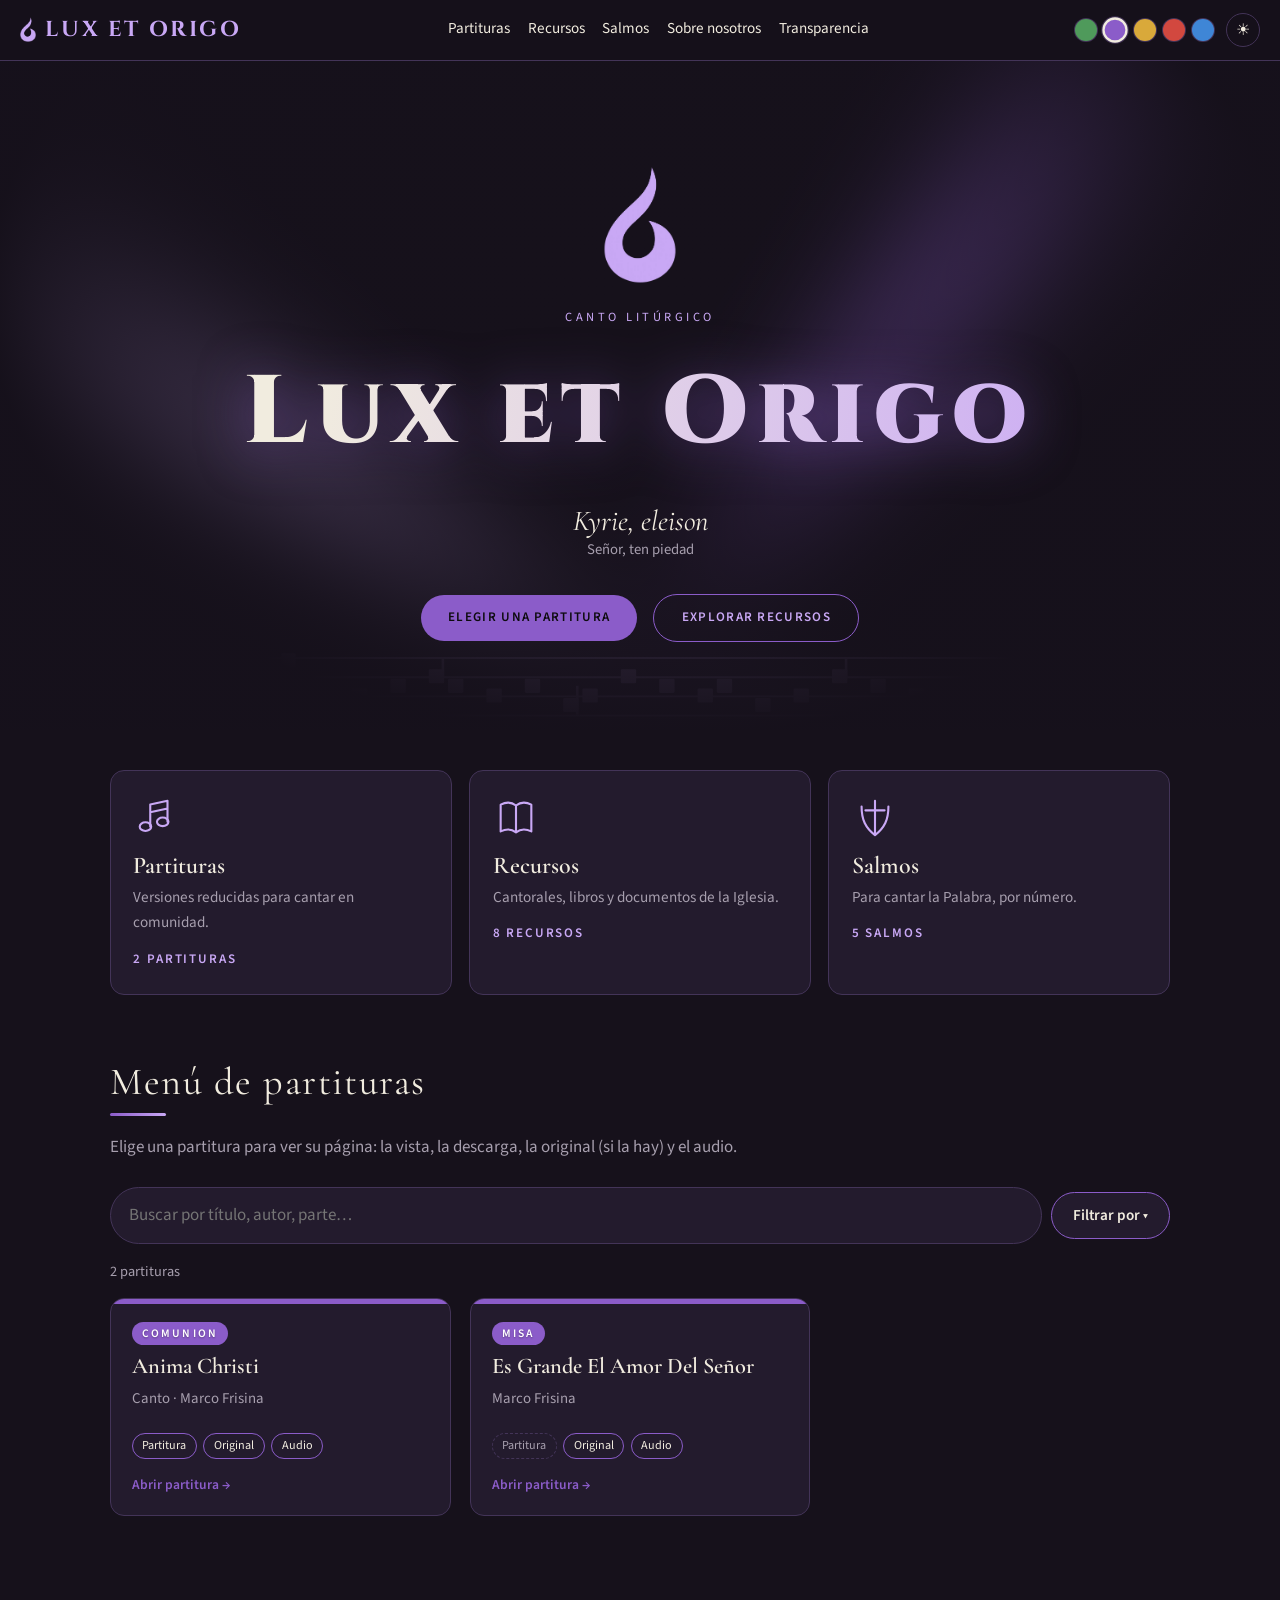
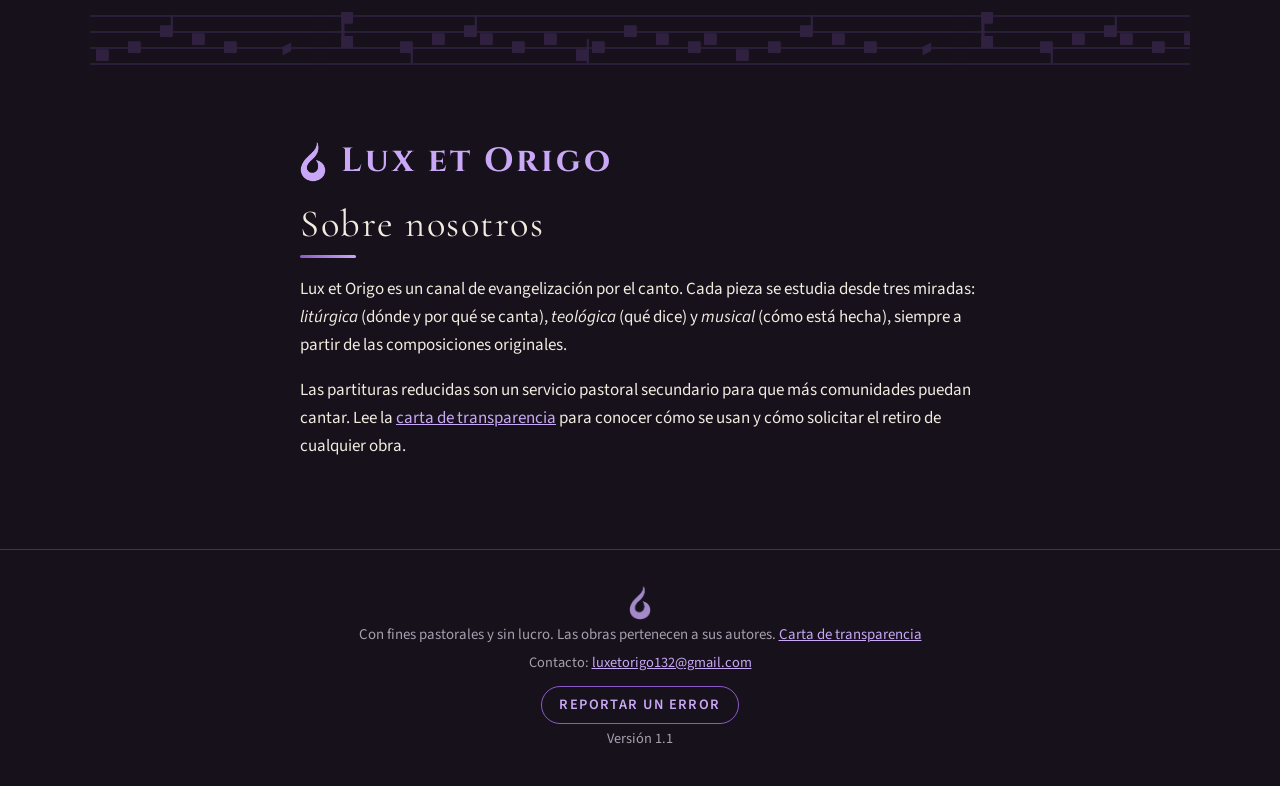
<file: index.html>
<!doctype html>
<html lang="es" data-modo="oscuro">
<head>
  <meta charset="utf-8">
  <meta name="viewport" content="width=device-width, initial-scale=1">
  <meta name="description" content="Partituras reducidas y recursos de canto litúrgico y sacro para cantar en comunidad: Misa, salmos, cantorales y documentos. Gratis, con fines pastorales y sin lucro.">
  <meta name="theme-color" content="#0d0b0e">
  <link rel="canonical" href="https://luxetorigo.github.io/lux-et-origo/">
  <meta property="og:type" content="website">
  <meta property="og:site_name" content="Lux et Origo">
  <meta property="og:locale" content="es_MX">
  <meta property="og:title" content="Lux et Origo · Partituras de canto litúrgico y sacro">
  <meta property="og:description" content="Partituras reducidas y recursos de canto litúrgico y sacro para cantar en comunidad: Misa, salmos, cantorales y documentos. Gratis, con fines pastorales y sin lucro.">
  <meta property="og:url" content="https://luxetorigo.github.io/lux-et-origo/">
  <meta property="og:image" content="https://luxetorigo.github.io/lux-et-origo/img/og-image.jpg">
  <meta property="og:image:width" content="1200">
  <meta property="og:image:height" content="630">
  <meta property="og:image:alt" content="Lux et Origo: partituras de canto litúrgico y sacro">
  <meta name="twitter:card" content="summary_large_image">
  <meta name="twitter:title" content="Lux et Origo · Partituras de canto litúrgico y sacro">
  <meta name="twitter:description" content="Partituras reducidas y recursos de canto litúrgico y sacro para cantar en comunidad: Misa, salmos, cantorales y documentos. Gratis, con fines pastorales y sin lucro.">
  <meta name="twitter:image" content="https://luxetorigo.github.io/lux-et-origo/img/og-image.jpg">
  <title>Lux et Origo · Partituras de canto litúrgico y sacro</title>
    <link rel="icon" type="image/png" href="img/favicon.png">
  <link rel="apple-touch-icon" href="img/apple-touch-icon.png">
  <link rel="preconnect" href="https://fonts.googleapis.com">
  <link rel="preconnect" href="https://fonts.gstatic.com" crossorigin>
  <link href="https://fonts.googleapis.com/css2?family=Cinzel:wght@500;700;900&family=Cormorant+Garamond:ital,wght@0,400;0,600;1,400&family=Source+Sans+3:wght@400;600&display=swap" rel="stylesheet">
  <link rel="stylesheet" href="css/style.css">
  <script type="application/ld+json">{"@context":"https://schema.org","@type":"WebSite","name":"Lux et Origo","url":"https://luxetorigo.github.io/lux-et-origo/","inLanguage":"es","description":"Partituras de canto litúrgico y sacro para cantar en comunidad."}</script>
</head>
<body>
  <header class="top">
    <a class="brand" href="index.html"><span class="mk" aria-hidden="true"></span>Lux et Origo</a>
    <nav>
      <a href="index.html#partituras">Partituras</a>
      <a href="recursos.html">Recursos</a>
      <a href="salmos.html">Salmos</a>
      <a href="index.html#nosotros">Sobre nosotros</a>
      <a href="transparencia.html">Transparencia</a>
    </nav>
    <div class="ctrl" id="ctrl"></div>
  </header>

  <main>
    <section class="hero">
      <div class="rays" aria-hidden="true"></div>
      <span class="mk hero-mk" aria-hidden="true"></span>
      <p class="eyebrow">Canto litúrgico</p>
      <h1>Lux et Origo</h1>
      <p class="frase" id="frase" aria-live="off"><span class="la">Kyrie, eleison</span><span class="es">Señor, ten piedad</span></p>
      <div class="cta">
        <a class="btn" href="#partituras">Elegir una partitura</a>
        <a class="btn sec" href="recursos.html">Explorar recursos</a>
      </div>
      <div class="neumas hero-neumas" aria-hidden="true"></div>
    </section>


    <section class="wrap explora" aria-label="Explorar el sitio">
      <div class="tiles">
        <a class="tile" href="#partituras">
          <svg viewBox="0 0 48 48" aria-hidden="true"><path d="M18 33V10l18-4v22M18 18l18-4"/><ellipse cx="13" cy="33" rx="6" ry="4.5"/><ellipse cx="31" cy="28" rx="6" ry="4.5"/></svg>
          <h3>Partituras</h3><p>Versiones reducidas para cantar en comunidad.</p><span class="n" data-n="partituras"></span>
        </a>
        <a class="tile" href="recursos.html">
          <svg viewBox="0 0 48 48" aria-hidden="true"><path d="M8 10c6-3 11-3 16 1v28c-5-4-10-4-16-1zM40 10c-6-3-11-3-16 1v28c5-4 10-4 16-1z"/></svg>
          <h3>Recursos</h3><p>Cantorales, libros y documentos de la Iglesia.</p><span class="n" data-n="recursos"></span>
        </a>
        <a class="tile" href="salmos.html">
          <svg viewBox="0 0 48 48" aria-hidden="true"><path d="M24 6v36M14 16h20M10 12c0 14 4 22 14 30 10-8 14-16 14-30"/></svg>
          <h3>Salmos</h3><p>Para cantar la Palabra, por número.</p><span class="n" data-n="salmos"></span>
        </a>
      </div>
    </section>

    <section id="partituras" class="wrap">
      <h2>Menú de partituras</h2>
      <p class="muted">Elige una partitura para ver su página: la vista, la descarga, la original (si la hay) y el audio.</p>

      <div class="tools">
        <label class="sr-only" for="q">Buscar</label>
        <input id="q" type="search" placeholder="Buscar por título, autor, parte…" autocomplete="off">
        <div id="filtros" class="filtros"></div>
        <div class="orden" role="group" aria-label="Orden alfabético">
          <span class="lbl">Orden:</span>
          <button type="button" class="chip" id="azb" aria-pressed="true">A → Z</button>
          <button type="button" class="chip" id="zab" aria-pressed="false">Z → A</button>
        </div>
      </div>

      <p id="count" class="muted small" aria-live="polite"></p>
      <div id="grid" class="grid"></div>
      <noscript><p class="empty">Este sitio necesita JavaScript para mostrar el contenido. Actívalo en tu navegador.</p></noscript>
    </section>

    <div class="neumas sep" aria-hidden="true"></div>

    <section id="nosotros" class="wrap narrow">
      <p class="marca-nos"><span class="mk" aria-hidden="true"></span>Lux et Origo</p>
      <h2>Sobre nosotros</h2>
      <p>Lux et Origo es un canal de evangelización por el canto. Cada pieza se estudia desde tres miradas: <em>litúrgica</em> (dónde y por qué se canta), <em>teológica</em> (qué dice) y <em>musical</em> (cómo está hecha), siempre a partir de las composiciones originales.</p>
      <p>Las partituras reducidas son un servicio pastoral secundario para que más comunidades puedan cantar. Lee la <a href="transparencia.html">carta de transparencia</a> para conocer cómo se usan y cómo solicitar el retiro de cualquier obra.</p>
      <ul id="social" class="social"></ul>
    </section>
  </main>

  <footer>
    <p><span class="mk foot-mk" aria-hidden="true"></span></p>
    <p>Con fines pastorales y sin lucro. Las obras pertenecen a sus autores. <a href="transparencia.html">Carta de transparencia</a></p>
    <p class="small muted">Contacto: <a id="mail" href="#"></a></p>
    <p><a id="reporte" class="btn sec rep" href="#">Reportar un error</a></p>
  </footer>

  <script src="js/config.js"></script>
  <script src="js/app.js"></script>
</body>
</html>
</file>
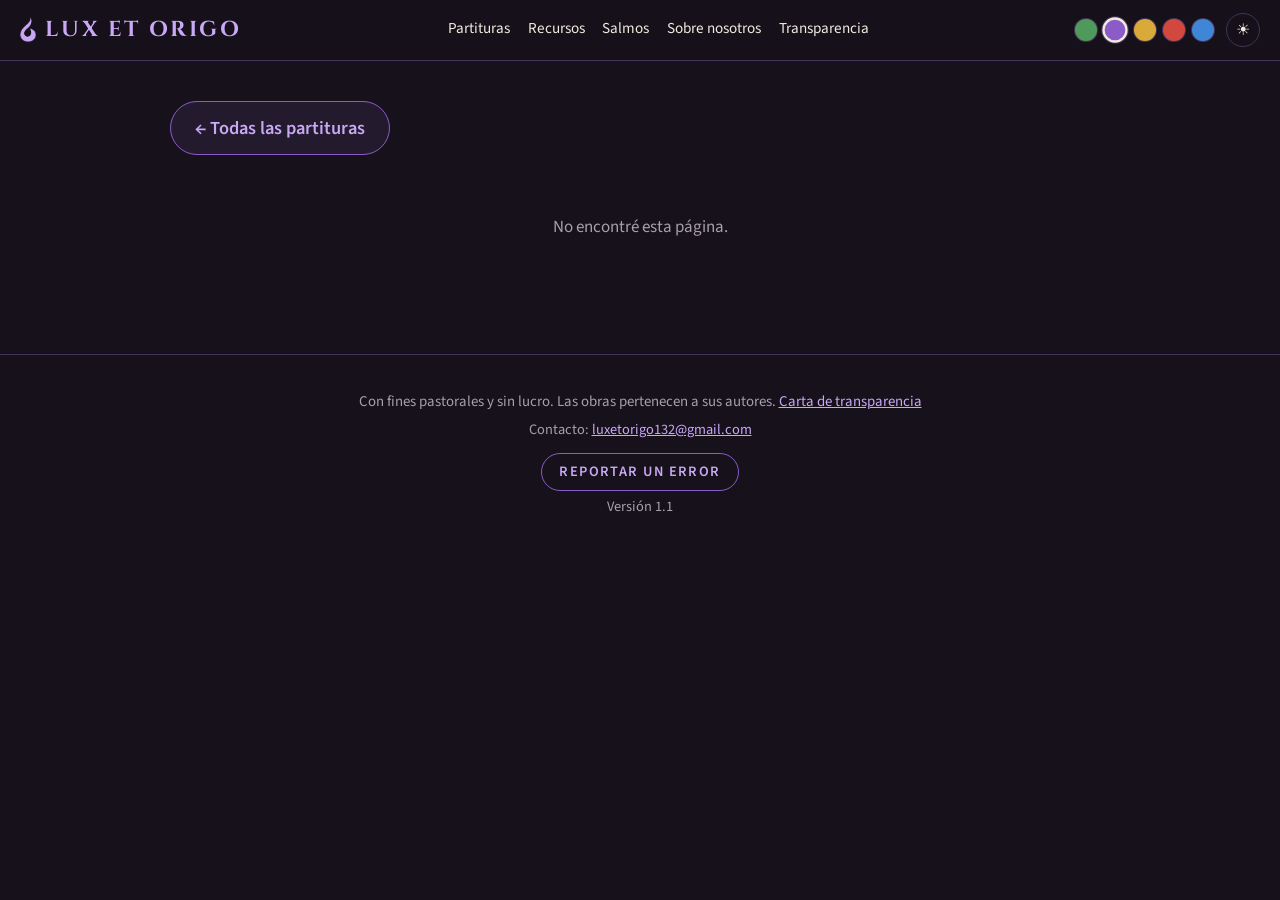
<file: partitura.html>
<!doctype html>
<html lang="es" data-modo="oscuro">
<head>
  <meta charset="utf-8">
  <meta name="viewport" content="width=device-width, initial-scale=1">
  <meta name="description" content="Partitura de canto litúrgico con vista previa, descarga, original, audio y fuente. Lux et Origo.">
  <meta name="theme-color" content="#0d0b0e">
  <link rel="canonical" href="https://luxetorigo.github.io/lux-et-origo/partitura.html">
  <meta property="og:type" content="website">
  <meta property="og:site_name" content="Lux et Origo">
  <meta property="og:locale" content="es_MX">
  <meta property="og:title" content="Partitura · Lux et Origo">
  <meta property="og:description" content="Partitura de canto litúrgico con vista previa, descarga, original, audio y fuente. Lux et Origo.">
  <meta property="og:url" content="https://luxetorigo.github.io/lux-et-origo/partitura.html">
  <meta property="og:image" content="https://luxetorigo.github.io/lux-et-origo/img/og-image.jpg">
  <meta property="og:image:width" content="1200">
  <meta property="og:image:height" content="630">
  <meta property="og:image:alt" content="Lux et Origo: partituras de canto litúrgico y sacro">
  <meta name="twitter:card" content="summary_large_image">
  <meta name="twitter:title" content="Partitura · Lux et Origo">
  <meta name="twitter:description" content="Partitura de canto litúrgico con vista previa, descarga, original, audio y fuente. Lux et Origo.">
  <meta name="twitter:image" content="https://luxetorigo.github.io/lux-et-origo/img/og-image.jpg">
  <title>Partitura · Lux et Origo</title>
    <link rel="icon" type="image/png" href="img/favicon.png">
  <link rel="apple-touch-icon" href="img/apple-touch-icon.png">
  <link rel="preconnect" href="https://fonts.googleapis.com">
  <link rel="preconnect" href="https://fonts.gstatic.com" crossorigin>
  <link href="https://fonts.googleapis.com/css2?family=Cinzel:wght@500;700;900&family=Cormorant+Garamond:ital,wght@0,400;0,600;1,400&family=Source+Sans+3:wght@400;600&display=swap" rel="stylesheet">
  <link rel="stylesheet" href="css/style.css">
</head>
<body>
  <header class="top">
    <a class="brand" href="index.html"><span class="mk" aria-hidden="true"></span>Lux et Origo</a>
    <nav>
      <a href="index.html#partituras">Partituras</a>
      <a href="recursos.html">Recursos</a>
      <a href="salmos.html">Salmos</a>
      <a href="index.html#nosotros">Sobre nosotros</a>
      <a href="transparencia.html">Transparencia</a>
    </nav>
    <div class="ctrl" id="ctrl"></div>
  </header>

  <main class="det" id="det" data-tipo="partituras"><noscript><p class="empty">Este sitio necesita JavaScript para mostrar el contenido. Actívalo en tu navegador.</p></noscript><p class="muted">Cargando…</p></main>

  <footer>
    <p>Con fines pastorales y sin lucro. Las obras pertenecen a sus autores. <a href="transparencia.html">Carta de transparencia</a></p>
    <p class="small muted">Contacto: <a id="mail" href="#"></a></p>
    <p><a id="reporte" class="btn sec rep" href="#">Reportar un error</a></p>
  </footer>

  <script src="js/config.js"></script>
  <script src="js/app.js"></script>
</body>
</html>
</file>
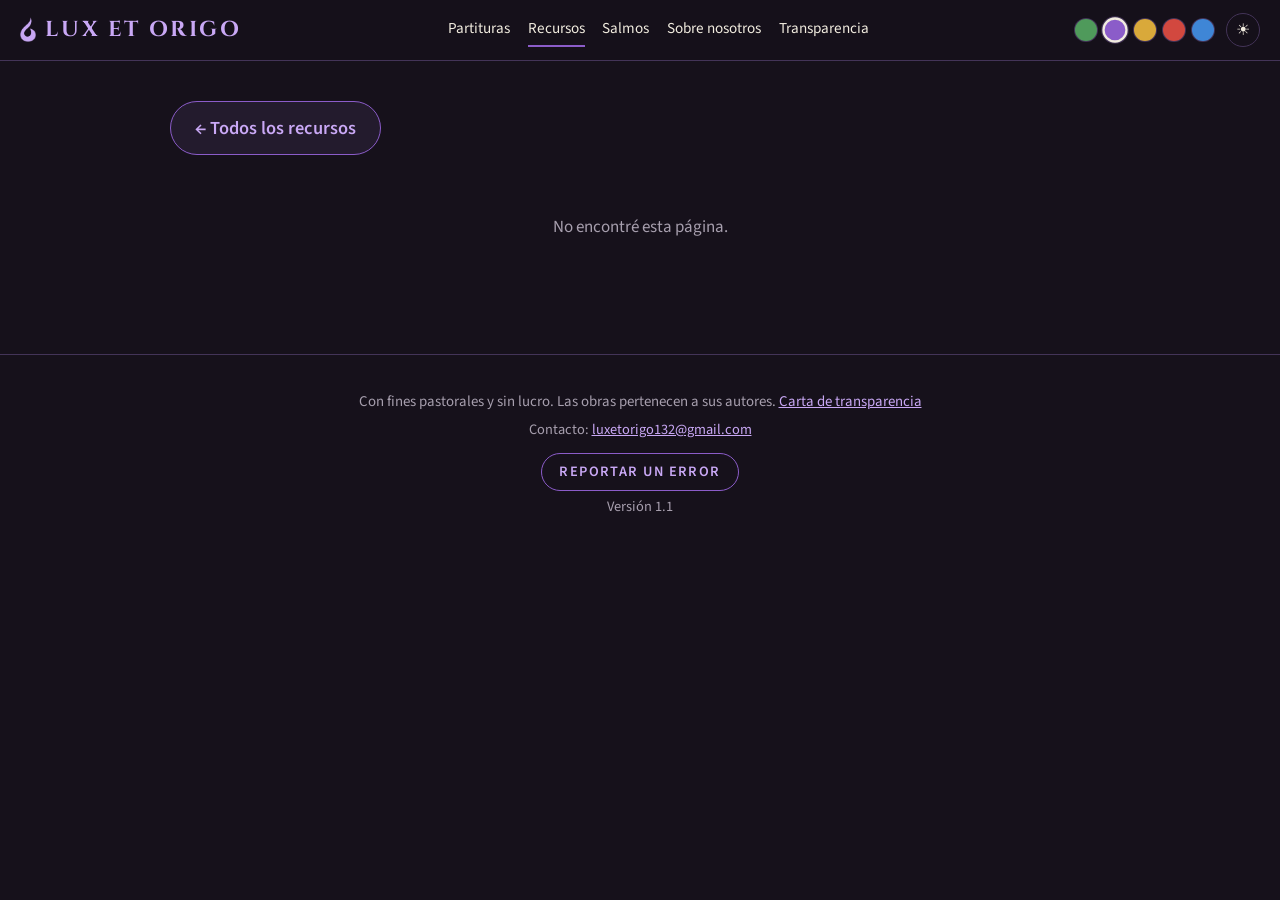
<file: recurso.html>
<!doctype html>
<html lang="es" data-modo="oscuro">
<head>
  <meta charset="utf-8">
  <meta name="viewport" content="width=device-width, initial-scale=1">
  <meta name="description" content="Recurso de canto litúrgico con vista previa y descarga. Lux et Origo.">
  <meta name="theme-color" content="#0d0b0e">
  <link rel="canonical" href="https://luxetorigo.github.io/lux-et-origo/recurso.html">
  <meta property="og:type" content="website">
  <meta property="og:site_name" content="Lux et Origo">
  <meta property="og:locale" content="es_MX">
  <meta property="og:title" content="Recurso · Lux et Origo">
  <meta property="og:description" content="Recurso de canto litúrgico con vista previa y descarga. Lux et Origo.">
  <meta property="og:url" content="https://luxetorigo.github.io/lux-et-origo/recurso.html">
  <meta property="og:image" content="https://luxetorigo.github.io/lux-et-origo/img/og-image.jpg">
  <meta property="og:image:width" content="1200">
  <meta property="og:image:height" content="630">
  <meta property="og:image:alt" content="Lux et Origo: partituras de canto litúrgico y sacro">
  <meta name="twitter:card" content="summary_large_image">
  <meta name="twitter:title" content="Recurso · Lux et Origo">
  <meta name="twitter:description" content="Recurso de canto litúrgico con vista previa y descarga. Lux et Origo.">
  <meta name="twitter:image" content="https://luxetorigo.github.io/lux-et-origo/img/og-image.jpg">
  <title>Recurso · Lux et Origo</title>
    <link rel="icon" type="image/png" href="img/favicon.png">
  <link rel="apple-touch-icon" href="img/apple-touch-icon.png">
  <link rel="preconnect" href="https://fonts.googleapis.com">
  <link rel="preconnect" href="https://fonts.gstatic.com" crossorigin>
  <link href="https://fonts.googleapis.com/css2?family=Cinzel:wght@500;700;900&family=Cormorant+Garamond:ital,wght@0,400;0,600;1,400&family=Source+Sans+3:wght@400;600&display=swap" rel="stylesheet">
  <link rel="stylesheet" href="css/style.css">
</head>
<body>
  <header class="top">
    <a class="brand" href="index.html"><span class="mk" aria-hidden="true"></span>Lux et Origo</a>
    <nav>
      <a href="index.html#partituras">Partituras</a>
      <a href="recursos.html" aria-current="page">Recursos</a>
      <a href="salmos.html">Salmos</a>
      <a href="index.html#nosotros">Sobre nosotros</a>
      <a href="transparencia.html">Transparencia</a>
    </nav>
    <div class="ctrl" id="ctrl"></div>
  </header>

  <main class="det" id="det" data-tipo="recursos"><noscript><p class="empty">Este sitio necesita JavaScript para mostrar el contenido. Actívalo en tu navegador.</p></noscript><p class="muted">Cargando…</p></main>

  <footer>
    <p>Con fines pastorales y sin lucro. Las obras pertenecen a sus autores. <a href="transparencia.html">Carta de transparencia</a></p>
    <p class="small muted">Contacto: <a id="mail" href="#"></a></p>
    <p><a id="reporte" class="btn sec rep" href="#">Reportar un error</a></p>
  </footer>

  <script src="js/config.js"></script>
  <script src="js/app.js"></script>
</body>
</html>
</file>
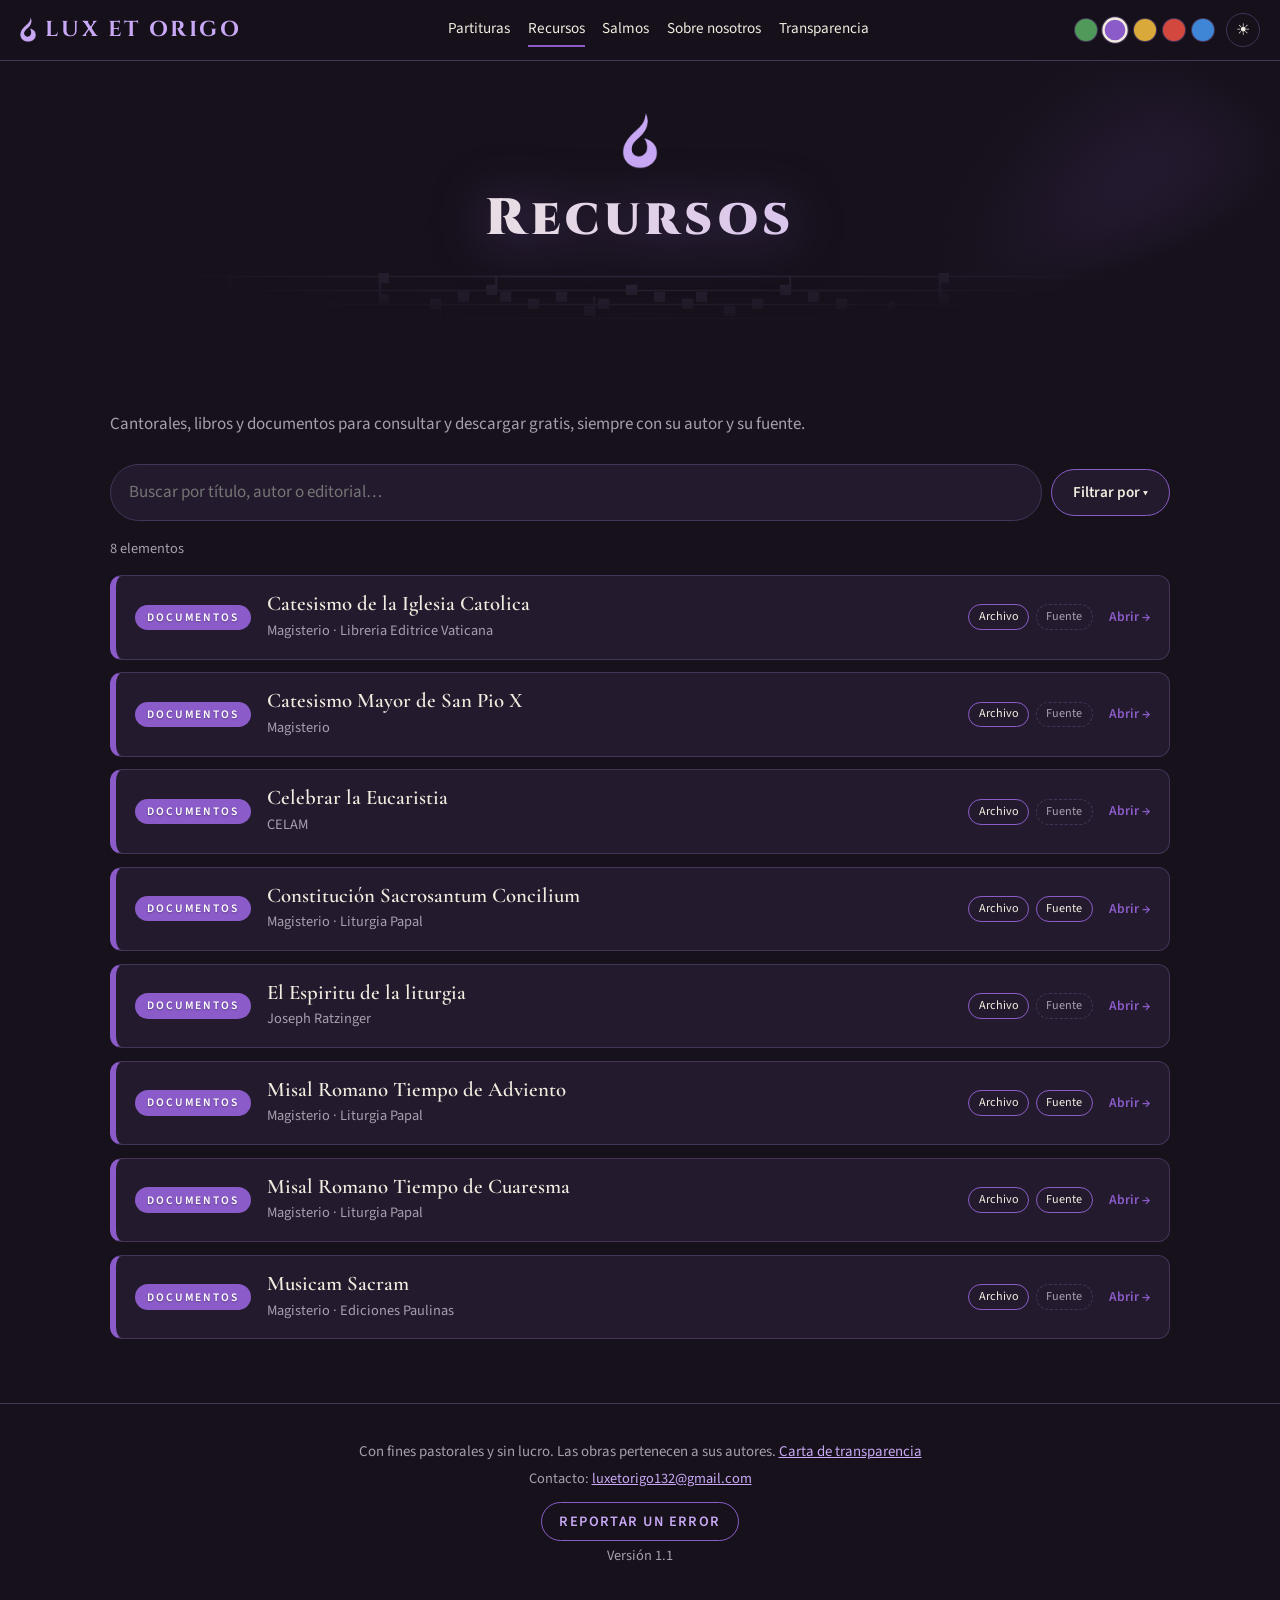
<file: recursos.html>
<!doctype html>
<html lang="es" data-modo="oscuro">
<head>
  <meta charset="utf-8">
  <meta name="viewport" content="width=device-width, initial-scale=1">
  <meta name="description" content="Cantorales, libros y documentos de canto litúrgico para consultar y descargar gratis, siempre con su autor y su fuente.">
  <meta name="theme-color" content="#0d0b0e">
  <link rel="canonical" href="https://luxetorigo.github.io/lux-et-origo/recursos.html">
  <meta property="og:type" content="website">
  <meta property="og:site_name" content="Lux et Origo">
  <meta property="og:locale" content="es_MX">
  <meta property="og:title" content="Recursos de canto litúrgico: cantorales, libros y documentos · Lux et Origo">
  <meta property="og:description" content="Cantorales, libros y documentos de canto litúrgico para consultar y descargar gratis, siempre con su autor y su fuente.">
  <meta property="og:url" content="https://luxetorigo.github.io/lux-et-origo/recursos.html">
  <meta property="og:image" content="https://luxetorigo.github.io/lux-et-origo/img/og-image.jpg">
  <meta property="og:image:width" content="1200">
  <meta property="og:image:height" content="630">
  <meta property="og:image:alt" content="Lux et Origo: partituras de canto litúrgico y sacro">
  <meta name="twitter:card" content="summary_large_image">
  <meta name="twitter:title" content="Recursos de canto litúrgico: cantorales, libros y documentos · Lux et Origo">
  <meta name="twitter:description" content="Cantorales, libros y documentos de canto litúrgico para consultar y descargar gratis, siempre con su autor y su fuente.">
  <meta name="twitter:image" content="https://luxetorigo.github.io/lux-et-origo/img/og-image.jpg">
  <title>Recursos de canto litúrgico: cantorales, libros y documentos · Lux et Origo</title>
    <link rel="icon" type="image/png" href="img/favicon.png">
  <link rel="apple-touch-icon" href="img/apple-touch-icon.png">
  <link rel="preconnect" href="https://fonts.googleapis.com">
  <link rel="preconnect" href="https://fonts.gstatic.com" crossorigin>
  <link href="https://fonts.googleapis.com/css2?family=Cinzel:wght@500;700;900&family=Cormorant+Garamond:ital,wght@0,400;0,600;1,400&family=Source+Sans+3:wght@400;600&display=swap" rel="stylesheet">
  <link rel="stylesheet" href="css/style.css">
</head>
<body>
  <header class="top">
    <a class="brand" href="index.html"><span class="mk" aria-hidden="true"></span>Lux et Origo</a>
    <nav>
      <a href="index.html#partituras">Partituras</a>
      <a href="recursos.html" aria-current="page">Recursos</a>
      <a href="salmos.html">Salmos</a>
      <a href="index.html#nosotros">Sobre nosotros</a>
      <a href="transparencia.html">Transparencia</a>
    </nav>
    <div class="ctrl" id="ctrl"></div>
  </header>

  <section class="hero mini">
    <div class="rays" aria-hidden="true"></div>
    <span class="mk hero-mk" aria-hidden="true"></span>
    <h1>Recursos</h1>
    <div class="neumas hero-neumas" aria-hidden="true"></div>
  </section>

  <main class="wrap" id="recursos">
    <p class="muted">Cantorales, libros y documentos para consultar y descargar gratis, siempre con su autor y su fuente.</p>
    <div class="tools">
      <label class="sr-only" for="q">Buscar</label>
      <input id="q" type="search" placeholder="Buscar por título, autor o editorial…" autocomplete="off">
      <div id="filtros" class="filtros"></div>
    </div>
    <p id="count" class="muted small" aria-live="polite"></p>
    <div id="lista" class="filas" data-tipo="recursos" data-src="data/recursos.json"></div>
    <noscript><p class="empty">Este sitio necesita JavaScript para mostrar el contenido. Actívalo en tu navegador.</p></noscript>
  </main>

  <footer>
    <p>Con fines pastorales y sin lucro. Las obras pertenecen a sus autores. <a href="transparencia.html">Carta de transparencia</a></p>
    <p class="small muted">Contacto: <a id="mail" href="#"></a></p>
    <p><a id="reporte" class="btn sec rep" href="#">Reportar un error</a></p>
  </footer>

  <script src="js/config.js"></script>
  <script src="js/app.js"></script>
</body>
</html>
</file>
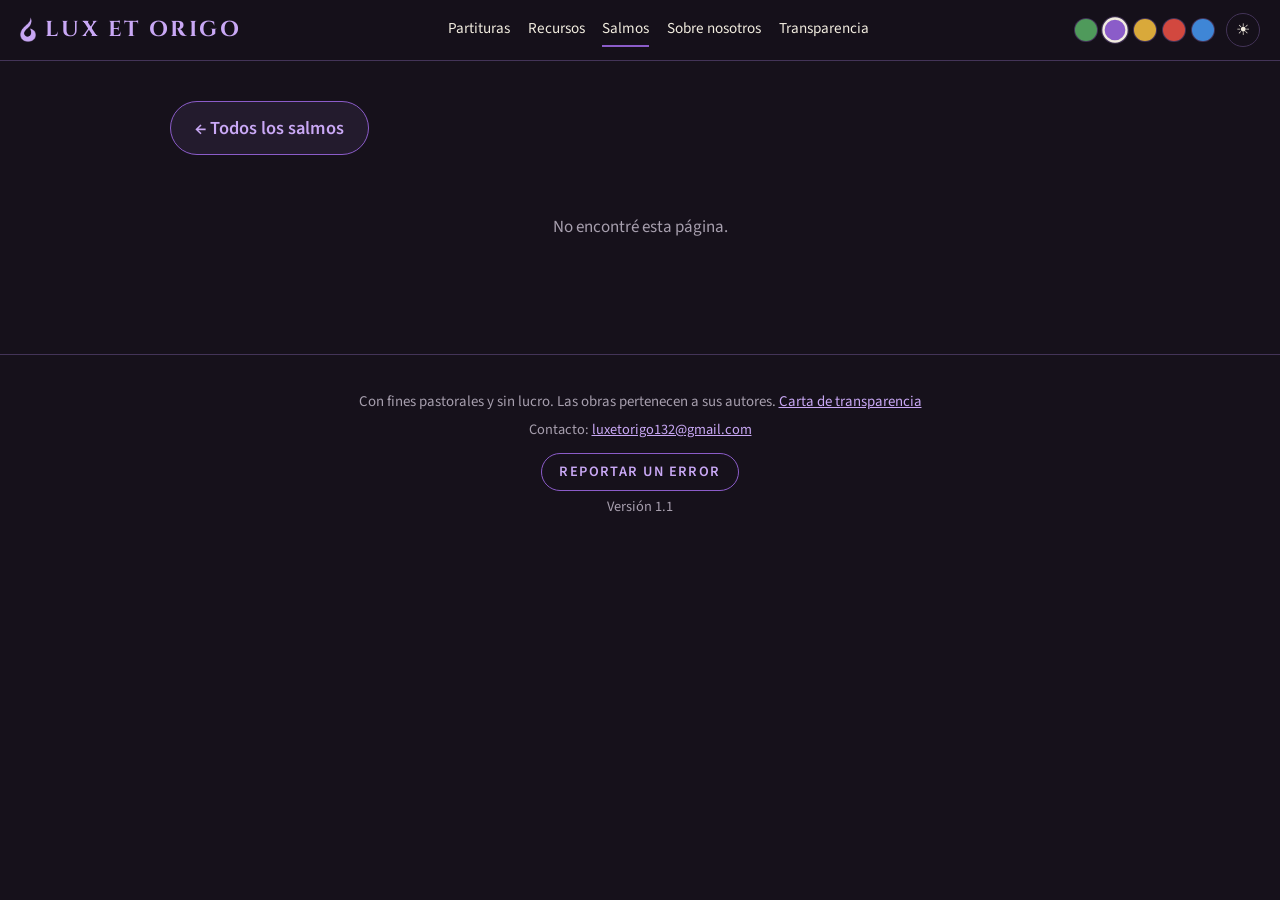
<file: salmo.html>
<!doctype html>
<html lang="es" data-modo="oscuro">
<head>
  <meta charset="utf-8">
  <meta name="viewport" content="width=device-width, initial-scale=1">
  <meta name="description" content="Salmo para cantar en la liturgia, con vista previa, descarga y audio. Lux et Origo.">
  <meta name="theme-color" content="#0d0b0e">
  <link rel="canonical" href="https://luxetorigo.github.io/lux-et-origo/salmo.html">
  <meta property="og:type" content="website">
  <meta property="og:site_name" content="Lux et Origo">
  <meta property="og:locale" content="es_MX">
  <meta property="og:title" content="Salmo · Lux et Origo">
  <meta property="og:description" content="Salmo para cantar en la liturgia, con vista previa, descarga y audio. Lux et Origo.">
  <meta property="og:url" content="https://luxetorigo.github.io/lux-et-origo/salmo.html">
  <meta property="og:image" content="https://luxetorigo.github.io/lux-et-origo/img/og-image.jpg">
  <meta property="og:image:width" content="1200">
  <meta property="og:image:height" content="630">
  <meta property="og:image:alt" content="Lux et Origo: partituras de canto litúrgico y sacro">
  <meta name="twitter:card" content="summary_large_image">
  <meta name="twitter:title" content="Salmo · Lux et Origo">
  <meta name="twitter:description" content="Salmo para cantar en la liturgia, con vista previa, descarga y audio. Lux et Origo.">
  <meta name="twitter:image" content="https://luxetorigo.github.io/lux-et-origo/img/og-image.jpg">
  <title>Salmo · Lux et Origo</title>
    <link rel="icon" type="image/png" href="img/favicon.png">
  <link rel="apple-touch-icon" href="img/apple-touch-icon.png">
  <link rel="preconnect" href="https://fonts.googleapis.com">
  <link rel="preconnect" href="https://fonts.gstatic.com" crossorigin>
  <link href="https://fonts.googleapis.com/css2?family=Cinzel:wght@500;700;900&family=Cormorant+Garamond:ital,wght@0,400;0,600;1,400&family=Source+Sans+3:wght@400;600&display=swap" rel="stylesheet">
  <link rel="stylesheet" href="css/style.css">
</head>
<body>
  <header class="top">
    <a class="brand" href="index.html"><span class="mk" aria-hidden="true"></span>Lux et Origo</a>
    <nav>
      <a href="index.html#partituras">Partituras</a>
      <a href="recursos.html">Recursos</a>
      <a href="salmos.html" aria-current="page">Salmos</a>
      <a href="index.html#nosotros">Sobre nosotros</a>
      <a href="transparencia.html">Transparencia</a>
    </nav>
    <div class="ctrl" id="ctrl"></div>
  </header>

  <main class="det" id="det" data-tipo="salmos"><noscript><p class="empty">Este sitio necesita JavaScript para mostrar el contenido. Actívalo en tu navegador.</p></noscript><p class="muted">Cargando…</p></main>

  <footer>
    <p>Con fines pastorales y sin lucro. Las obras pertenecen a sus autores. <a href="transparencia.html">Carta de transparencia</a></p>
    <p class="small muted">Contacto: <a id="mail" href="#"></a></p>
    <p><a id="reporte" class="btn sec rep" href="#">Reportar un error</a></p>
  </footer>

  <script src="js/config.js"></script>
  <script src="js/app.js"></script>
</body>
</html>
</file>
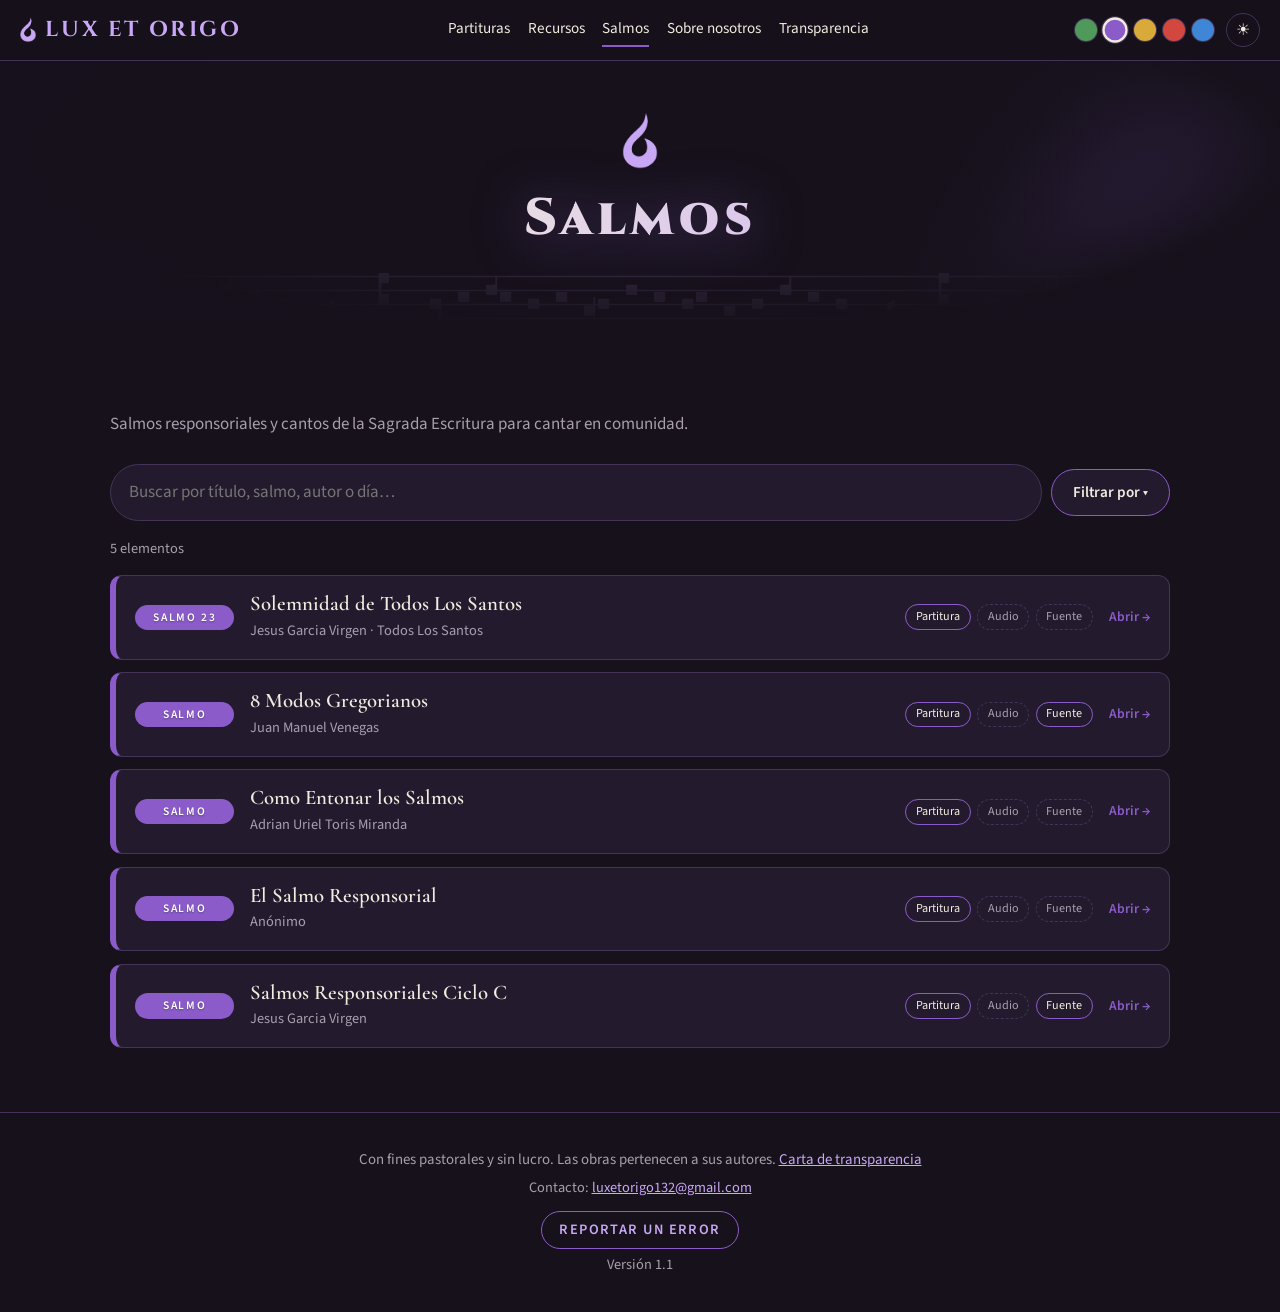
<file: salmos.html>
<!doctype html>
<html lang="es" data-modo="oscuro">
<head>
  <meta charset="utf-8">
  <meta name="viewport" content="width=device-width, initial-scale=1">
  <meta name="description" content="Salmos responsoriales y cantos de la Sagrada Escritura para cantar en comunidad, ordenados por número.">
  <meta name="theme-color" content="#0d0b0e">
  <link rel="canonical" href="https://luxetorigo.github.io/lux-et-origo/salmos.html">
  <meta property="og:type" content="website">
  <meta property="og:site_name" content="Lux et Origo">
  <meta property="og:locale" content="es_MX">
  <meta property="og:title" content="Salmos para cantar en la liturgia · Lux et Origo">
  <meta property="og:description" content="Salmos responsoriales y cantos de la Sagrada Escritura para cantar en comunidad, ordenados por número.">
  <meta property="og:url" content="https://luxetorigo.github.io/lux-et-origo/salmos.html">
  <meta property="og:image" content="https://luxetorigo.github.io/lux-et-origo/img/og-image.jpg">
  <meta property="og:image:width" content="1200">
  <meta property="og:image:height" content="630">
  <meta property="og:image:alt" content="Lux et Origo: partituras de canto litúrgico y sacro">
  <meta name="twitter:card" content="summary_large_image">
  <meta name="twitter:title" content="Salmos para cantar en la liturgia · Lux et Origo">
  <meta name="twitter:description" content="Salmos responsoriales y cantos de la Sagrada Escritura para cantar en comunidad, ordenados por número.">
  <meta name="twitter:image" content="https://luxetorigo.github.io/lux-et-origo/img/og-image.jpg">
  <title>Salmos para cantar en la liturgia · Lux et Origo</title>
    <link rel="icon" type="image/png" href="img/favicon.png">
  <link rel="apple-touch-icon" href="img/apple-touch-icon.png">
  <link rel="preconnect" href="https://fonts.googleapis.com">
  <link rel="preconnect" href="https://fonts.gstatic.com" crossorigin>
  <link href="https://fonts.googleapis.com/css2?family=Cinzel:wght@500;700;900&family=Cormorant+Garamond:ital,wght@0,400;0,600;1,400&family=Source+Sans+3:wght@400;600&display=swap" rel="stylesheet">
  <link rel="stylesheet" href="css/style.css">
</head>
<body>
  <header class="top">
    <a class="brand" href="index.html"><span class="mk" aria-hidden="true"></span>Lux et Origo</a>
    <nav>
      <a href="index.html#partituras">Partituras</a>
      <a href="recursos.html">Recursos</a>
      <a href="salmos.html" aria-current="page">Salmos</a>
      <a href="index.html#nosotros">Sobre nosotros</a>
      <a href="transparencia.html">Transparencia</a>
    </nav>
    <div class="ctrl" id="ctrl"></div>
  </header>

  <section class="hero mini">
    <div class="rays" aria-hidden="true"></div>
    <span class="mk hero-mk" aria-hidden="true"></span>
    <h1>Salmos</h1>
    <div class="neumas hero-neumas" aria-hidden="true"></div>
  </section>

  <main class="wrap" id="salmos">
    <p class="muted">Salmos responsoriales y cantos de la Sagrada Escritura para cantar en comunidad.</p>
    <div class="tools">
      <label class="sr-only" for="q">Buscar</label>
      <input id="q" type="search" placeholder="Buscar por título, salmo, autor o día…" autocomplete="off">
      <div id="filtros" class="filtros"></div>
    </div>
    <p id="count" class="muted small" aria-live="polite"></p>
    <div id="lista" class="filas" data-tipo="salmos" data-src="data/salmos.json"></div>
    <noscript><p class="empty">Este sitio necesita JavaScript para mostrar el contenido. Actívalo en tu navegador.</p></noscript>
  </main>

  <footer>
    <p>Con fines pastorales y sin lucro. Las obras pertenecen a sus autores. <a href="transparencia.html">Carta de transparencia</a></p>
    <p class="small muted">Contacto: <a id="mail" href="#"></a></p>
    <p><a id="reporte" class="btn sec rep" href="#">Reportar un error</a></p>
  </footer>

  <script src="js/config.js"></script>
  <script src="js/app.js"></script>
</body>
</html>
</file>
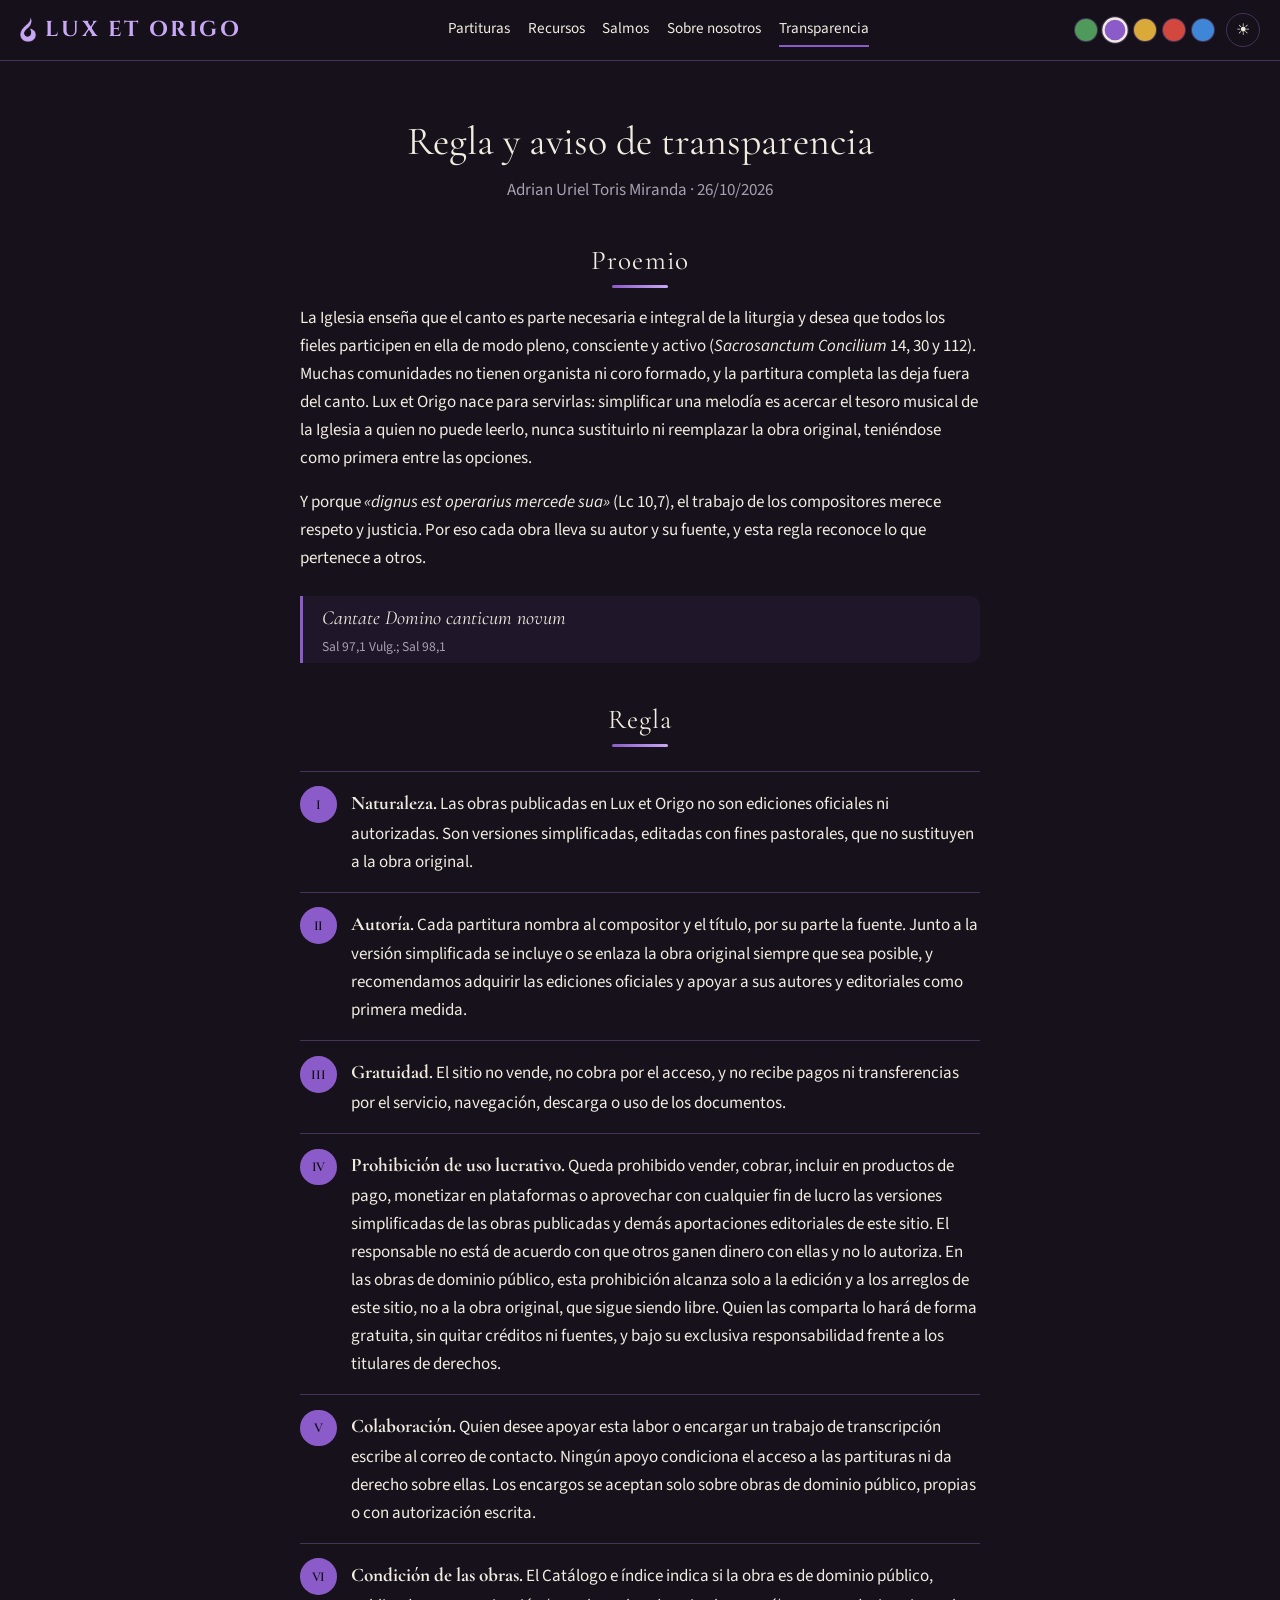
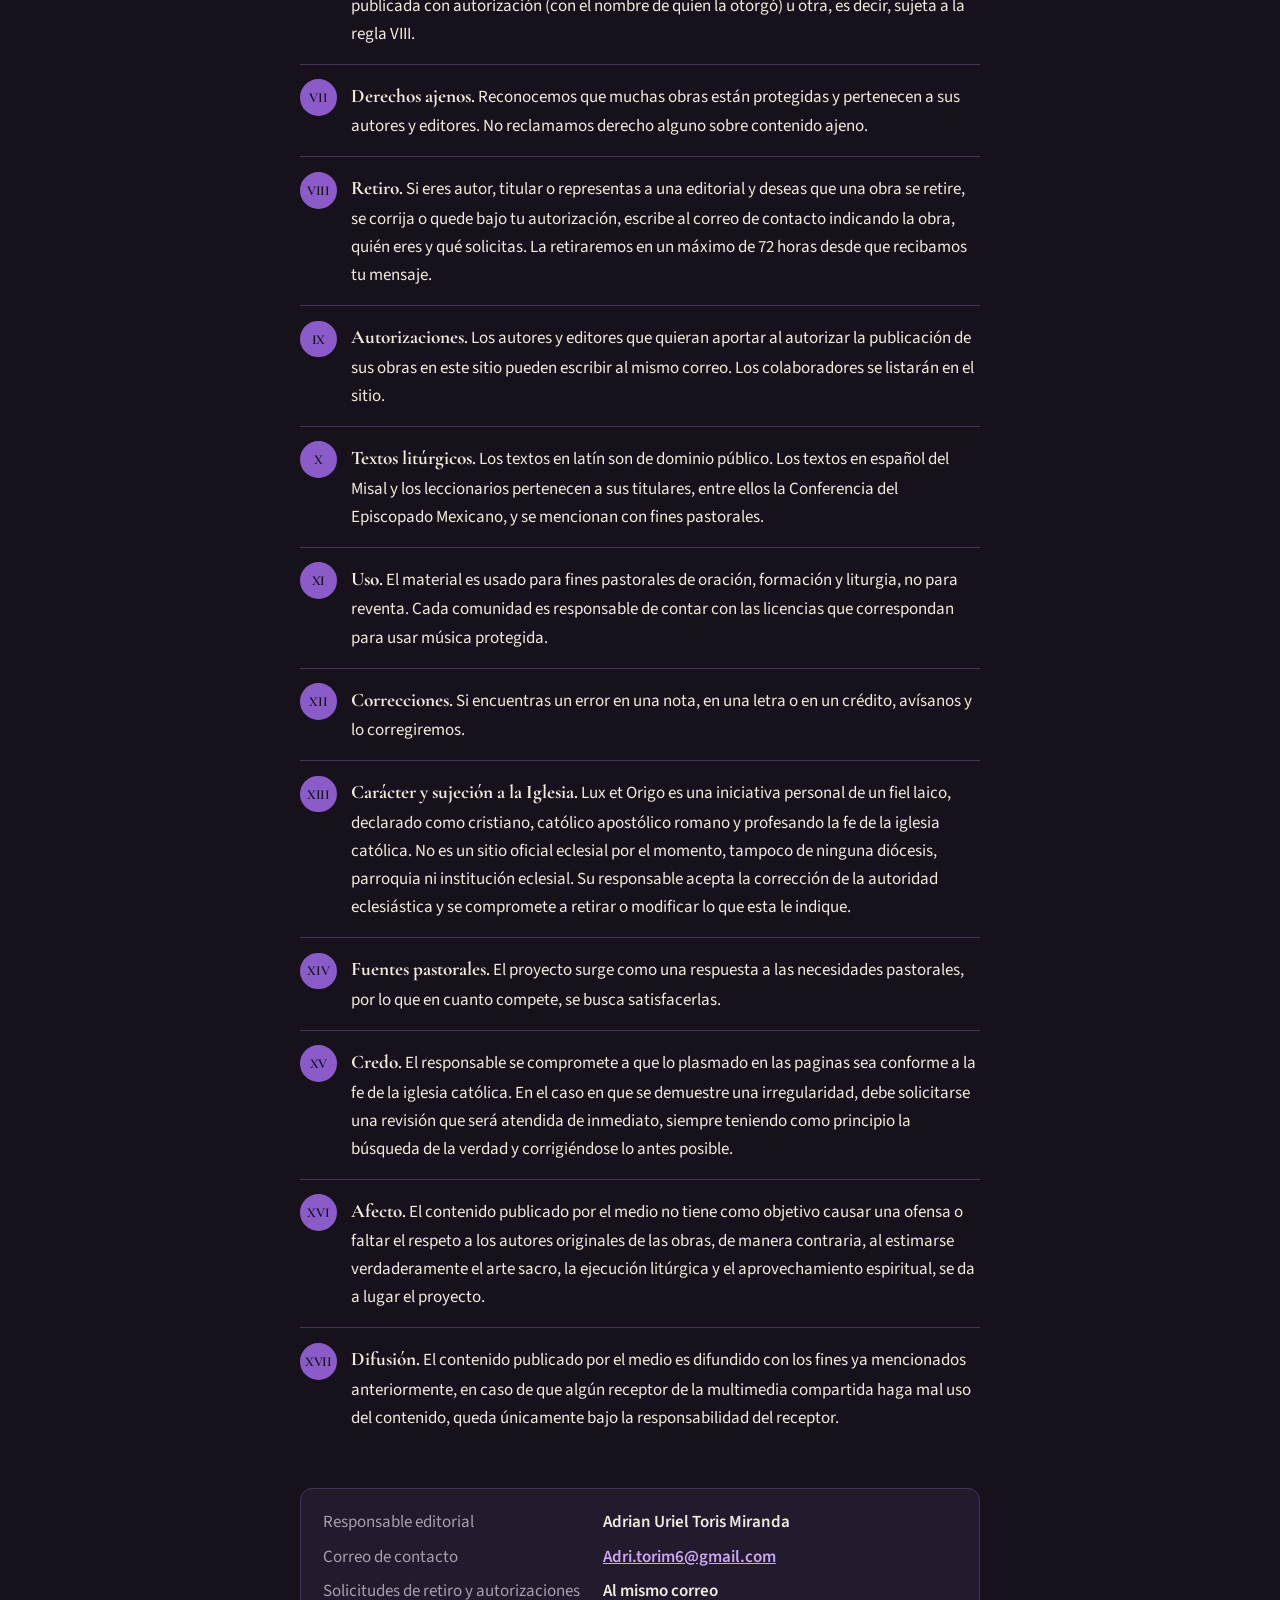
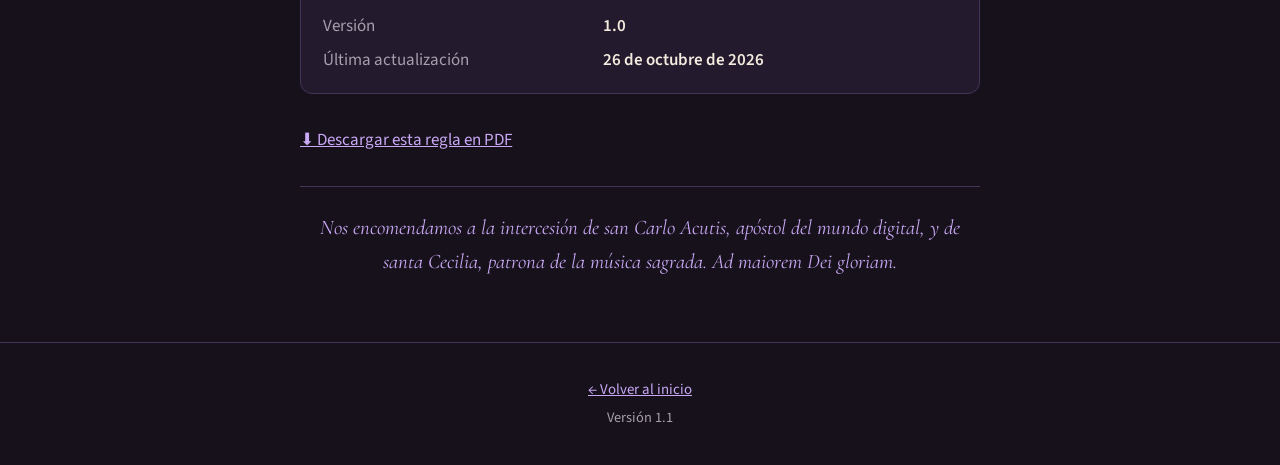
<file: transparencia.html>
<!doctype html>
<html lang="es" data-modo="oscuro">
<head>
  <meta charset="utf-8">
  <meta name="viewport" content="width=device-width, initial-scale=1">
  <meta name="description" content="Regla y aviso de transparencia de Lux et Origo: gratuidad, autoría, derechos de autor y retiro de obras.">
  <meta name="theme-color" content="#0d0b0e">
  <link rel="canonical" href="https://luxetorigo.github.io/lux-et-origo/transparencia.html">
  <meta property="og:type" content="website">
  <meta property="og:site_name" content="Lux et Origo">
  <meta property="og:locale" content="es_MX">
  <meta property="og:title" content="Regla y aviso de transparencia · Lux et Origo">
  <meta property="og:description" content="Regla y aviso de transparencia de Lux et Origo: gratuidad, autoría, derechos de autor y retiro de obras.">
  <meta property="og:url" content="https://luxetorigo.github.io/lux-et-origo/transparencia.html">
  <meta property="og:image" content="https://luxetorigo.github.io/lux-et-origo/img/og-image.jpg">
  <meta property="og:image:width" content="1200">
  <meta property="og:image:height" content="630">
  <meta property="og:image:alt" content="Lux et Origo: partituras de canto litúrgico y sacro">
  <meta name="twitter:card" content="summary_large_image">
  <meta name="twitter:title" content="Regla y aviso de transparencia · Lux et Origo">
  <meta name="twitter:description" content="Regla y aviso de transparencia de Lux et Origo: gratuidad, autoría, derechos de autor y retiro de obras.">
  <meta name="twitter:image" content="https://luxetorigo.github.io/lux-et-origo/img/og-image.jpg">
  <title>Regla y aviso de transparencia · Lux et Origo</title>
  <link rel="icon" type="image/png" href="img/favicon.png">
  <link rel="apple-touch-icon" href="img/apple-touch-icon.png">
  <link rel="preconnect" href="https://fonts.googleapis.com">
  <link rel="preconnect" href="https://fonts.gstatic.com" crossorigin>
  <link href="https://fonts.googleapis.com/css2?family=Cinzel:wght@500;700;900&family=Cormorant+Garamond:ital,wght@0,400;0,600;1,400&family=Source+Sans+3:wght@400;600&display=swap" rel="stylesheet">
  <link rel="stylesheet" href="css/style.css">
</head>
<body>
  <header class="top">
    <a class="brand" href="index.html"><span class="mk" aria-hidden="true"></span>Lux et Origo</a>
    <nav>
      <a href="index.html#partituras">Partituras</a>
      <a href="recursos.html">Recursos</a>
      <a href="salmos.html">Salmos</a>
      <a href="index.html#nosotros">Sobre nosotros</a>
      <a href="transparencia.html" aria-current="page">Transparencia</a>
    </nav>
    <div class="ctrl" id="ctrl"></div>
  </header>

  <main class="carta">
    <h1>Regla y aviso de transparencia</h1>
    <p class="firma">Adrian Uriel Toris Miranda · 26/10/2026</p>

    <h2>Proemio</h2>
    <div class="proemio">
      <p>La Iglesia enseña que el canto es parte necesaria e integral de la liturgia y desea que todos los fieles participen en ella de modo pleno, consciente y activo (<em>Sacrosanctum Concilium</em> 14, 30 y 112). Muchas comunidades no tienen organista ni coro formado, y la partitura completa las deja fuera del canto. Lux et Origo nace para servirlas: simplificar una melodía es acercar el tesoro musical de la Iglesia a quien no puede leerlo, nunca sustituirlo ni reemplazar la obra original, teniéndose como primera entre las opciones.</p>
      <p>Y porque <span class="lat">«dignus est operarius mercede sua»</span> (Lc 10,7), el trabajo de los compositores merece respeto y justicia. Por eso cada obra lleva su autor y su fuente, y esta regla reconoce lo que pertenece a otros.</p>
    </div>

    <blockquote>
      Cantate Domino canticum novum
      <cite>Sal 97,1 Vulg.; Sal 98,1</cite>
    </blockquote>

    <h2>Regla</h2>
    <ol class="reglas">
      <li><strong>Naturaleza.</strong> Las obras publicadas en Lux et Origo no son ediciones oficiales ni autorizadas. Son versiones simplificadas, editadas con fines pastorales, que no sustituyen a la obra original.</li>
      <li><strong>Autoría.</strong> Cada partitura nombra al compositor y el título, por su parte la fuente. Junto a la versión simplificada se incluye o se enlaza la obra original siempre que sea posible, y recomendamos adquirir las ediciones oficiales y apoyar a sus autores y editoriales como primera medida.</li>
      <li><strong>Gratuidad.</strong> El sitio no vende, no cobra por el acceso, y no recibe pagos ni transferencias por el servicio, navegación, descarga o uso de los documentos.</li>
      <li><strong>Prohibición de uso lucrativo.</strong> Queda prohibido vender, cobrar, incluir en productos de pago, monetizar en plataformas o aprovechar con cualquier fin de lucro las versiones simplificadas de las obras publicadas y demás aportaciones editoriales de este sitio. El responsable no está de acuerdo con que otros ganen dinero con ellas y no lo autoriza. En las obras de dominio público, esta prohibición alcanza solo a la edición y a los arreglos de este sitio, no a la obra original, que sigue siendo libre. Quien las comparta lo hará de forma gratuita, sin quitar créditos ni fuentes, y bajo su exclusiva responsabilidad frente a los titulares de derechos.</li>
      <li><strong>Colaboración.</strong> Quien desee apoyar esta labor o encargar un trabajo de transcripción escribe al correo de contacto. Ningún apoyo condiciona el acceso a las partituras ni da derecho sobre ellas. Los encargos se aceptan solo sobre obras de dominio público, propias o con autorización escrita.</li>
      <li><strong>Condición de las obras.</strong> El Catálogo e índice indica si la obra es de dominio público, publicada con autorización (con el nombre de quien la otorgó) u otra, es decir, sujeta a la regla VIII.</li>
      <li><strong>Derechos ajenos.</strong> Reconocemos que muchas obras están protegidas y pertenecen a sus autores y editores. No reclamamos derecho alguno sobre contenido ajeno.</li>
      <li><strong>Retiro.</strong> Si eres autor, titular o representas a una editorial y deseas que una obra se retire, se corrija o quede bajo tu autorización, escribe al correo de contacto indicando la obra, quién eres y qué solicitas. La retiraremos en un máximo de 72 horas desde que recibamos tu mensaje.</li>
      <li><strong>Autorizaciones.</strong> Los autores y editores que quieran aportar al autorizar la publicación de sus obras en este sitio pueden escribir al mismo correo. Los colaboradores se listarán en el sitio.</li>
      <li><strong>Textos litúrgicos.</strong> Los textos en latín son de dominio público. Los textos en español del Misal y los leccionarios pertenecen a sus titulares, entre ellos la Conferencia del Episcopado Mexicano, y se mencionan con fines pastorales.</li>
      <li><strong>Uso.</strong> El material es usado para fines pastorales de oración, formación y liturgia, no para reventa. Cada comunidad es responsable de contar con las licencias que correspondan para usar música protegida.</li>
      <li><strong>Correcciones.</strong> Si encuentras un error en una nota, en una letra o en un crédito, avísanos y lo corregiremos.</li>
      <li><strong>Carácter y sujeción a la Iglesia.</strong> Lux et Origo es una iniciativa personal de un fiel laico, declarado como cristiano, católico apostólico romano y profesando la fe de la iglesia católica. No es un sitio oficial eclesial por el momento, tampoco de ninguna diócesis, parroquia ni institución eclesial. Su responsable acepta la corrección de la autoridad eclesiástica y se compromete a retirar o modificar lo que esta le indique.</li>
      <li><strong>Fuentes pastorales.</strong> El proyecto surge como una respuesta a las necesidades pastorales, por lo que en cuanto compete, se busca satisfacerlas.</li>
      <li><strong>Credo.</strong> El responsable se compromete a que lo plasmado en las paginas sea conforme a la fe de la iglesia católica. En el caso en que se demuestre una irregularidad, debe solicitarse una revisión que será atendida de inmediato, siempre teniendo como principio la búsqueda de la verdad y corrigiéndose lo antes posible.</li>
      <li><strong>Afecto.</strong> El contenido publicado por el medio no tiene como objetivo causar una ofensa o faltar el respeto a los autores originales de las obras, de manera contraria, al estimarse verdaderamente el arte sacro, la ejecución litúrgica y el aprovechamiento espiritual, se da a lugar el proyecto.</li>
      <li><strong>Difusión.</strong> El contenido publicado por el medio es difundido con los fines ya mencionados anteriormente, en caso de que algún receptor de la multimedia compartida haga mal uso del contenido, queda únicamente bajo la responsabilidad del receptor.</li>
    </ol>

    <dl class="datos">
      <dt>Responsable editorial</dt><dd>Adrian Uriel Toris Miranda</dd>
      <dt>Correo de contacto</dt><dd><a class="mail" href="#"></a></dd>
      <dt>Solicitudes de retiro y autorizaciones</dt><dd>Al mismo correo</dd>
      <dt>Versión</dt><dd>1.0</dd>
      <dt>Última actualización</dt><dd>26 de octubre de 2026</dd>
    </dl>
    <a class="pdf" href="docs/regla-y-aviso-de-transparencia.pdf" target="_blank" rel="noopener">⬇ Descargar esta regla en PDF</a>

    <p class="encomienda fin">Nos encomendamos a la intercesión de san Carlo Acutis, apóstol del mundo digital, y de santa Cecilia, patrona de la música sagrada. <em>Ad maiorem Dei gloriam.</em></p>
  </main>

  <footer>
    <p><a href="index.html">← Volver al inicio</a></p>
  </footer>

  <script src="js/config.js"></script>
  <script src="js/app.js"></script>
</body>
</html>
</file>
<file: css/style.css>
/* ===== Temas (tiempo litúrgico) y modo claro/oscuro ===== */
:root{
  --acc:#4f9a5b; --acc2:#9be0a3;
  --serif:"Cormorant Garamond",Georgia,"Times New Roman",serif;
  --sans:"Source Sans 3",system-ui,-apple-system,"Segoe UI",sans-serif;
}
html[data-tema="ordinario"]{--acc:#4f9a5b;--acc2:#9be0a3}
html[data-tema="morado"]   {--acc:#8b5cc9;--acc2:#c9a8f5}
html[data-tema="dorado"]   {--acc:#d9a93a;--acc2:#ffe08a}
html[data-tema="rojo"]     {--acc:#d2483f;--acc2:#ff9a8f}
html[data-tema="azul"]     {--acc:#3f86d6;--acc2:#9cc8ff}

html{
  --bg:color-mix(in srgb,var(--acc) 7%,#0d0b0e);
  --bg2:color-mix(in srgb,var(--acc) 11%,#16131a);
  --line:color-mix(in srgb,var(--acc) 26%,#2a2630);
  --text:#f1ecdf; --muted:#a79fae; --on-acc:#0d0b0e;
  color-scheme:dark;
}
html[data-modo="claro"]{
  --bg:color-mix(in srgb,var(--acc) 6%,#fbf7ee);
  --bg2:#ffffff;
  --line:color-mix(in srgb,var(--acc) 30%,#e6dfd0);
  --text:#1f1a22; --muted:#6a6172; --on-acc:#ffffff;
  --acc2:color-mix(in srgb,var(--acc) 85%,#000);
  color-scheme:light;
}

*{box-sizing:border-box}
html{scroll-behavior:smooth}
body{margin:0;background:var(--bg);color:var(--text);font:17px/1.65 var(--sans);transition:background .5s,color .3s}
a{color:var(--acc2)} a:hover{color:var(--text)}
:focus-visible{outline:2px solid var(--acc);outline-offset:3px}
.sr-only{position:absolute;width:1px;height:1px;overflow:hidden;clip:rect(0 0 0 0)}
.muted{color:var(--muted)} .small{font-size:.9rem}

/* ===== Encabezado ===== */
.top{display:flex;justify-content:space-between;align-items:center;gap:.8rem 1.4rem;flex-wrap:wrap;
  padding:.8rem 1.25rem;border-bottom:1px solid var(--line);position:sticky;top:0;z-index:20;
  background:color-mix(in srgb,var(--bg) 88%,transparent);backdrop-filter:blur(10px)}
.brand{font:600 1.35rem var(--serif);letter-spacing:.14em;text-transform:uppercase;color:var(--acc2);text-decoration:none}
.top nav{display:flex;gap:1.1rem;flex-wrap:wrap}
.top nav a{color:var(--text);text-decoration:none;font-size:.95rem;padding:.2rem 0;border-bottom:2px solid transparent}
.top nav a:hover,.top nav a[aria-current]{border-color:var(--acc)}
.ctrl{display:flex;align-items:center;gap:.45rem}
.sw{width:22px;height:22px;border-radius:50%;border:2px solid transparent;cursor:pointer;padding:0;
  box-shadow:0 0 0 1px var(--line);transition:transform .2s}
.sw:hover{transform:scale(1.2)}
.sw[aria-pressed="true"]{border-color:var(--text);transform:scale(1.15)}
.sw[data-t="ordinario"]{background:#4f9a5b}.sw[data-t="morado"]{background:#8b5cc9}
.sw[data-t="dorado"]{background:#d9a93a}.sw[data-t="rojo"]{background:#d2483f}.sw[data-t="azul"]{background:#3f86d6}
.modo{background:none;border:1px solid var(--line);color:var(--text);width:34px;height:34px;border-radius:50%;cursor:pointer;font-size:1rem;margin-left:.3rem}
.modo:hover{border-color:var(--acc)}

/* ===== Portada ===== */
.hero{position:relative;overflow:hidden;text-align:center;padding:6.5rem 1.25rem 5.5rem;isolation:isolate}
.rays{position:absolute;left:50%;top:-60%;width:160vmax;height:160vmax;translate:-50% 0;z-index:-1;opacity:.85;
  background:conic-gradient(from 0deg,transparent 0 8%,var(--acc) 10%,transparent 14% 30%,var(--acc2) 33%,transparent 37% 55%,var(--acc) 58%,transparent 62% 80%,var(--acc2) 83%,transparent 87%);
  filter:blur(60px);animation:giro 80s linear infinite}
.hero::after{content:"";position:absolute;inset:0;z-index:-1;background:radial-gradient(ellipse at 50% 35%,transparent 0,var(--bg) 72%)}
@keyframes giro{to{rotate:360deg}}
.eyebrow{letter-spacing:.28em;text-transform:uppercase;font-size:.78rem;color:var(--acc2);margin:0 0 1rem}
@keyframes brillo{to{background-position:100% 0}}
.frase{min-height:3.6rem;margin:0 auto 2rem;max-width:32rem}
.frase .la{font:italic 400 clamp(1.3rem,3.4vw,1.8rem) var(--serif);display:block;transition:opacity .6s}
.frase .es{font-size:.92rem;color:var(--muted);display:block;transition:opacity .6s}
.frase.fade .la,.frase.fade .es{opacity:0}
.btn{display:inline-block;background:var(--acc);color:var(--on-acc);padding:.75rem 1.7rem;border-radius:999px;text-decoration:none;
  letter-spacing:.1em;text-transform:uppercase;font-size:.82rem;font-weight:600;transition:transform .2s,box-shadow .2s}
.btn:hover{transform:translateY(-2px);color:var(--on-acc);box-shadow:0 8px 28px -6px var(--acc)}

/* ===== Secciones ===== */
.wrap{max-width:1100px;margin:0 auto;padding:4rem 1.25rem}
.narrow{max-width:720px}
h2{font:400 2.4rem var(--serif);letter-spacing:.04em;margin:0 0 .5rem}
h2::after{content:"";display:block;width:56px;height:3px;border-radius:3px;background:linear-gradient(90deg,var(--acc),var(--acc2));margin-top:.5rem}
h3{font:600 1.4rem/1.2 var(--serif);margin:0}

.tools{margin:1.6rem 0 1rem}
#q{width:100%;padding:.85rem 1.1rem;background:var(--bg2);border:1px solid var(--line);color:var(--text);font:inherit;border-radius:999px}
#q:focus{border-color:var(--acc);outline:none;box-shadow:0 0 0 3px color-mix(in srgb,var(--acc) 30%,transparent)}
.chips{display:flex;flex-wrap:wrap;gap:.5rem;margin-top:.9rem}
.chip{background:var(--bg2);border:1px solid var(--c,var(--line));color:var(--text);padding:.3rem .95rem;border-radius:999px;font:inherit;font-size:.88rem;cursor:pointer;transition:transform .15s,background .2s}
.chip:hover{transform:translateY(-2px)}
.chip[aria-pressed="true"]{background:var(--c,var(--acc));border-color:var(--c,var(--acc));color:#fff;text-shadow:0 1px 2px #0006}

/* ===== Tarjetas ===== */
.grid{display:grid;grid-template-columns:repeat(auto-fill,minmax(290px,1fr));gap:1.2rem}
.card{--pc:var(--acc);position:relative;overflow:hidden;background:var(--bg2);border:1px solid var(--line);border-radius:14px;
  padding:1.4rem 1.3rem 1.2rem;display:flex;flex-direction:column;gap:.45rem;
  opacity:0;transform:translateY(18px);transition:opacity .6s,transform .6s,box-shadow .25s,border-color .25s}
.card.in{opacity:1;transform:none}
.card:hover{transform:translateY(-5px);border-color:var(--pc);box-shadow:0 14px 34px -14px var(--pc)}
.card::before{content:"";position:absolute;left:0;right:0;top:0;height:5px;background:var(--pc)}
.card .ini{position:absolute;right:.6rem;top:-.6rem;font:600 7rem/1 var(--serif);color:var(--pc);opacity:.13;pointer-events:none;user-select:none}
.card .tag{align-self:flex-start;font-size:.72rem;letter-spacing:.18em;text-transform:uppercase;font-weight:600;color:#fff;background:var(--pc);padding:.15rem .65rem;border-radius:999px;text-shadow:0 1px 2px #0005}
.card .who{color:var(--muted);font-size:.93rem;margin:0}
.card .nota{font-size:.93rem;margin:.2rem 0 0}
.actions{display:flex;flex-wrap:wrap;gap:.55rem;margin-top:auto;padding-top:.9rem}
a.card{text-decoration:none;color:var(--text);cursor:pointer}
.badges{display:flex;flex-wrap:wrap;gap:.4rem;margin-top:auto;padding-top:.9rem}
.badge{font-size:.76rem;padding:.12rem .6rem;border-radius:999px;border:1px solid var(--pc);color:var(--text)}
.badge.no{border-style:dashed;border-color:var(--line);color:var(--muted)}
.go{font-size:.85rem;font-weight:600;color:var(--pc);margin-top:.5rem}
.card:hover .go{text-decoration:underline}
.orden{display:flex;gap:.5rem;align-items:center;flex-wrap:wrap;margin-top:.9rem}
.orden .lbl{font-size:.85rem;color:var(--muted);margin-right:.2rem}
.tools .chip{--c:var(--acc)}
.actions a,.actions button,.actions span{font:inherit;font-size:.85rem;padding:.38rem .95rem;border-radius:999px;border:1px solid var(--line);background:none;color:var(--text);text-decoration:none;cursor:pointer}
.actions .ver{background:var(--pc);border-color:var(--pc);color:#fff;font-weight:600;text-shadow:0 1px 2px #0005}
.actions .ver:hover{filter:brightness(1.12)}
.actions a:hover{border-color:var(--pc)}
.actions .off{color:var(--muted);border-style:dashed;cursor:default}
.empty{grid-column:1/-1;color:var(--muted);text-align:center;padding:2rem}

.social{list-style:none;padding:0;display:flex;gap:.8rem;flex-wrap:wrap;margin:1.5rem 0 0}
.social a{display:inline-block;padding:.35rem 1rem;border-radius:999px;border:1px solid var(--acc);text-decoration:none}
.social a:hover{background:var(--acc);color:var(--on-acc)}

footer{border-top:1px solid var(--line);text-align:center;padding:2rem 1.25rem;color:var(--muted);font-size:.93rem}
footer p{margin:.2rem 0}

/* ===== Carta de transparencia ===== */
.carta{max-width:720px;margin:0 auto;padding:3.5rem 1.25rem 4rem}
.encomienda{font:italic 400 1.3rem/1.6 var(--serif);text-align:center;color:var(--acc2);border-bottom:1px solid var(--line);padding-bottom:1.5rem;margin-bottom:2rem}
.carta h1{font:400 2.5rem var(--serif);text-align:center;margin:0 0 1.5rem}
.reglas{counter-reset:r;list-style:none;padding:0;margin:1.5rem 0}
.reglas li{counter-increment:r;padding:1rem 0 1rem 3.2rem;border-top:1px solid var(--line);position:relative}
.reglas li::before{content:counter(r,upper-roman);position:absolute;left:0;top:.9rem;font:600 1.1rem var(--serif);color:var(--on-acc);background:var(--acc);width:2.3rem;height:2.3rem;border-radius:50%;display:grid;place-items:center}
.reglas strong{font-family:var(--serif);font-size:1.2rem}
blockquote{margin:1.5rem 0;padding:.4rem 1.2rem;border-left:3px solid var(--acc);font:italic 1.25rem/1.5 var(--serif);background:color-mix(in srgb,var(--acc) 8%,transparent);border-radius:0 10px 10px 0}
blockquote cite{display:block;font:normal .85rem var(--sans);color:var(--muted);margin-top:.3rem}

@media (max-width:560px){.top{justify-content:center}.wrap{padding:3rem 1rem}}
@media (prefers-reduced-motion:reduce){
  html{scroll-behavior:auto}*{transition:none!important}
  .rays,.hero h1{animation:none}.card{opacity:1;transform:none}
}

/* ===== Página de partitura ===== */
.det{max-width:980px;margin:0 auto;padding:2.5rem 1.25rem 4rem;--pc:var(--acc)}
.volver{display:inline-block;margin-bottom:1.5rem;text-decoration:none;font-size:.95rem}
.det .tag{display:inline-block;font-size:.74rem;letter-spacing:.18em;text-transform:uppercase;font-weight:600;color:#fff;background:var(--pc);padding:.18rem .75rem;border-radius:999px;text-shadow:0 1px 2px #0005}
.det h1{font:400 clamp(2.2rem,6vw,3.6rem)/1.1 var(--serif);margin:.7rem 0 .3rem}
.det .who{color:var(--muted);margin:0 0 .6rem}
.det .nota{max-width:60ch}
.botones{display:flex;flex-wrap:wrap;gap:.7rem;margin:1.5rem 0}
.bt{display:inline-flex;align-items:center;gap:.5rem;padding:.7rem 1.3rem;border-radius:999px;border:1px solid var(--pc);color:var(--text);text-decoration:none;font-weight:600;font-size:.92rem;transition:transform .2s,box-shadow .2s}
.bt:hover{transform:translateY(-2px);box-shadow:0 8px 24px -8px var(--pc);color:var(--text)}
.bt.p{background:var(--pc);color:#fff;text-shadow:0 1px 2px #0005}
.bt.p:hover{color:#fff}
.bt.no{border-style:dashed;border-color:var(--line);color:var(--muted);cursor:default;font-weight:400}
.bt.no:hover{transform:none;box-shadow:none;color:var(--muted)}
.vtabs{display:flex;gap:.5rem;margin:1.8rem 0 .8rem}
.vtabs button{font:inherit;font-size:.9rem;padding:.35rem 1.1rem;border-radius:999px;border:1px solid var(--pc);background:none;color:var(--text);cursor:pointer}
.vtabs button[aria-pressed="true"]{background:var(--pc);color:#fff;text-shadow:0 1px 2px #0005}
.marco{width:100%;height:min(85vh,900px);min-height:460px;border:1px solid var(--line);border-radius:12px;background:#fff}
.pendiente{padding:2.5rem 1rem;text-align:center;color:var(--muted);border:1px dashed var(--line);border-radius:12px}
.yt{position:relative;aspect-ratio:16/9;margin-top:1rem;border-radius:12px;overflow:hidden;border:1px solid var(--line)}
.yt iframe{position:absolute;inset:0;width:100%;height:100%;border:0}
.det h2{margin-top:2.5rem;font-size:1.8rem}

/* ===== Logo (marca tintada con el color del tema) ===== */
.mk{--h:1.55rem;display:inline-block;height:var(--h);width:calc(var(--h)*.636);background:currentColor;vertical-align:middle;margin-right:.6rem;
  -webkit-mask:url(../img/logo-marca.png) center/contain no-repeat;mask:url(../img/logo-marca.png) center/contain no-repeat}
.brand{display:inline-flex;align-items:center}
.hero-mk{--h:clamp(5rem,14vw,7.5rem);display:block;margin:0 auto 1.4rem;color:var(--acc2);
  filter:drop-shadow(0 0 22px color-mix(in srgb,var(--acc) 65%,transparent));animation:flota 6s ease-in-out infinite}
@keyframes flota{50%{transform:translateY(-8px)}}
.foot-mk{--h:2.2rem;margin:0;color:var(--acc2);opacity:.8}
@media (prefers-reduced-motion:reduce){.hero-mk{animation:none}}

/* ===== Menú vacío ===== */
.vacio{grid-column:1/-1;text-align:center;padding:3.5rem 1rem;border:1px dashed var(--line);border-radius:14px;color:var(--muted)}
.vacio .mk{--h:3.2rem;display:block;margin:0 auto 1rem;color:var(--acc2);opacity:.85}
.vacio strong{display:block;font:italic 400 1.5rem var(--serif);color:var(--text);margin-bottom:.3rem}

/* ===== Carta: encabezado y pie ===== */
.carta .firma{text-align:center;color:var(--muted);margin:-.8rem 0 2rem}
.carta h2{font-size:1.7rem;text-align:center;margin:2.5rem 0 1rem}
.carta h2::after{margin-left:auto;margin-right:auto}
.carta .proemio p{margin:0 0 1rem}
.carta .lat{font-style:italic}
.carta .datos{display:grid;grid-template-columns:max-content 1fr;gap:.4rem 1.4rem;margin:2.5rem 0 1.5rem;padding:1.2rem 1.4rem;border:1px solid var(--line);border-radius:12px;background:var(--bg2)}
.carta .datos dt{color:var(--muted)} .carta .datos dd{margin:0;font-weight:600}
.carta .pdf{display:inline-block;margin:.5rem 0 0}
.carta .encomienda.fin{border-bottom:0;border-top:1px solid var(--line);padding:1.5rem 0 0;margin:2rem 0 0}
@media (max-width:560px){.carta .datos{grid-template-columns:1fr}.carta .datos dd{margin-bottom:.5rem}}
.reglas li::before{font-size:.85rem;letter-spacing:-.02em}

/* ===== Título de portada (Cinzel, sin recorte de letras) ===== */
.hero h1{font:900 clamp(1.9rem,7.6vw,6rem)/1.3 "Cinzel",var(--serif);letter-spacing:.09em;margin:0 0 .6rem;padding:.08em .1em .18em;
  background:linear-gradient(100deg,var(--text) 10%,var(--acc2) 38%,var(--acc) 52%,var(--acc2) 66%,var(--text) 90%);background-size:240% 100%;
  -webkit-background-clip:text;background-clip:text;color:transparent;filter:drop-shadow(0 4px 26px color-mix(in srgb,var(--acc) 55%,transparent));
  animation:brillo 8s ease-in-out infinite alternate}
.brand{font-family:"Cinzel",var(--serif);font-weight:700;letter-spacing:.12em}
.top nav{gap:.9rem 1.1rem}

/* Botón volver en su propia línea */
.volver{display:block;width:fit-content;margin-bottom:1.6rem}
.det .cond{margin:.4rem 0 0;font-size:.92rem;color:var(--muted)}
.det .cond strong{color:var(--text)}

/* ===== Filtros ===== */
.fil{display:flex;flex-wrap:wrap;align-items:center;gap:.5rem;margin-top:.8rem}
.fil .lbl{font-size:.85rem;color:var(--muted);min-width:4.2rem}
.fil select{font:inherit;font-size:.9rem;padding:.35rem .9rem;border-radius:999px;background:var(--bg2);color:var(--text);border:1px solid var(--line);max-width:100%}
.fil select:focus{border-color:var(--acc);outline:none}
.det .nota{margin:.8rem 0 0}
.bt.no{cursor:default}
.actions .off{font-size:.8rem}

/* Filtros desplegables */
.filtros{display:flex;flex-wrap:wrap;gap:.8rem;margin-top:.9rem}
.filtros label{display:flex;flex-direction:column;gap:.2rem;font-size:.78rem;letter-spacing:.08em;text-transform:uppercase;color:var(--muted)}
.filtros select{background:var(--bg2);color:var(--text);border:1px solid var(--line);border-radius:999px;padding:.45rem 1rem;font:inherit;font-size:.92rem;letter-spacing:0;text-transform:none;min-width:9rem}
.filtros select:focus{border-color:var(--acc);outline:none}
.card .nota{color:var(--text)}

/* ===== Filtros en color del tema + filas ===== */
.chip{--c:var(--acc)!important;border-color:var(--acc)}
.chip:hover{border-color:var(--acc2)}
.chip[aria-pressed="true"]{background:var(--acc);border-color:var(--acc);color:var(--on-acc);text-shadow:none;font-weight:600}
.numsalmo{font:inherit;font-size:.9rem;padding:.4rem 1rem;border-radius:999px;background:var(--bg2);color:var(--text);border:1px solid var(--acc);min-width:min(20rem,100%)}
.numsalmo:focus{outline:none;box-shadow:0 0 0 3px color-mix(in srgb,var(--acc) 30%,transparent)}
.filas{display:flex;flex-direction:column;gap:.8rem}
a.fila{--pc:var(--acc);display:flex;align-items:center;gap:1rem;width:100%;padding:1rem 1.2rem;border:1px solid var(--line);border-left:6px solid var(--pc);border-radius:12px;background:var(--bg2);text-decoration:none;color:var(--text);opacity:0;transform:translateY(14px);transition:opacity .5s,transform .3s,box-shadow .25s,border-color .25s}
a.fila.in{opacity:1;transform:none}
a.fila:hover{border-color:var(--pc);box-shadow:0 10px 28px -14px var(--pc);transform:translateX(5px)}
.fila .tag{flex:none;font-size:.72rem;letter-spacing:.16em;text-transform:uppercase;font-weight:600;color:#fff;background:var(--pc);padding:.2rem .75rem;border-radius:999px;text-shadow:0 1px 2px #0005;white-space:nowrap}
.fila .mid{flex:1;min-width:0}
.fila h3{font:600 1.3rem/1.2 var(--serif);margin:0}
.fila .who{color:var(--muted);font-size:.9rem;margin:.1rem 0 0}
.fila .badges{margin:0;padding:0;flex:none}
.fila .go{flex:none;font-size:.85rem;font-weight:600;color:var(--pc);margin:0;white-space:nowrap}
.fila:hover .go{text-decoration:underline}
@media (max-width:680px){a.fila{flex-wrap:wrap}.fila .mid{flex-basis:60%}.fila .badges{order:5;width:100%}}
.fila .tag{min-width:6.2rem;text-align:center}
.numsalmo{min-width:min(17rem,100%)}

/* ===== Diseño: portada, miniaturas, carga ===== */
.cta{display:flex;flex-wrap:wrap;gap:.8rem 1rem;justify-content:center;align-items:center}
.btn.sec{background:transparent;color:var(--acc2);border:1px solid var(--acc)}
.btn.sec:hover{background:color-mix(in srgb,var(--acc) 22%,transparent);color:var(--text);box-shadow:none}
.enlace{color:var(--muted);text-decoration:none;font-size:.95rem;border-bottom:1px solid var(--line);padding-bottom:1px}
.enlace:hover{color:var(--text);border-color:var(--acc)}
.neumas{height:80px;background:currentColor;color:var(--acc);opacity:.22;-webkit-mask:url(../img/neumas.svg) center/auto 100% repeat-x;mask:url(../img/neumas.svg) center/auto 100% repeat-x}
.hero-neumas{position:absolute;left:0;right:0;bottom:0;height:96px;z-index:-1;color:var(--acc2);opacity:.2}
.neumas.sep{margin:1rem auto 0;max-width:1100px}
.explora{padding-top:2.5rem;padding-bottom:0}
.tiles{display:grid;grid-template-columns:repeat(auto-fit,minmax(240px,1fr));gap:1.1rem}
.tile{display:flex;flex-direction:column;gap:.35rem;padding:1.5rem 1.4rem;border:1px solid var(--line);border-radius:14px;background:var(--bg2);text-decoration:none;color:var(--text);transition:transform .25s,border-color .25s,box-shadow .25s}
.tile:hover{transform:translateY(-4px);border-color:var(--acc);box-shadow:0 14px 34px -16px var(--acc);color:var(--text)}
.tile svg{width:46px;height:46px;fill:none;stroke:var(--acc2);stroke-width:2.2;stroke-linecap:round;stroke-linejoin:round;margin-bottom:.4rem}
.tile h3{font:600 1.5rem/1.1 var(--serif);margin:0}
.tile p{margin:0;color:var(--muted);font-size:.95rem}
.tile .n{margin-top:.5rem;font-size:.82rem;letter-spacing:.14em;text-transform:uppercase;color:var(--acc2);font-weight:600}
.thumb{position:relative;aspect-ratio:4/3;border-radius:8px;overflow:hidden;margin:.15rem 0 .4rem;background:color-mix(in srgb,var(--pc) 12%,var(--bg2));border:1px solid var(--line)}
.thumb::before,.fthumb::before{content:"";position:absolute;inset:0;background:var(--pc);opacity:.3;-webkit-mask:url(../img/neumas.svg) center/cover no-repeat;mask:url(../img/neumas.svg) center/cover no-repeat}
.thumb .ini,.fthumb .ini{position:absolute;top:0;right:0;bottom:0;left:0;display:grid;place-items:center;font:600 4.2rem/1 var(--serif);color:var(--pc);opacity:.6}
.thumb img,.fthumb img{position:absolute;inset:0;width:100%;height:100%;object-fit:cover;object-position:top;background:#fff;opacity:0;transition:opacity .5s}
.thumb.ok img,.fthumb.ok img{opacity:1}
.thumb.ok .ini,.thumb.ok::before,.fthumb.ok .ini,.fthumb.ok::before{opacity:0}
.fthumb{position:relative;flex:none;width:54px;height:70px;border-radius:6px;overflow:hidden;background:color-mix(in srgb,var(--pc) 12%,var(--bg2));border:1px solid var(--line)}
.fthumb .ini{font-size:1.9rem}
.sk{border-radius:14px;border:1px solid var(--line);background:linear-gradient(100deg,var(--bg2) 30%,color-mix(in srgb,var(--acc) 14%,var(--bg2)) 50%,var(--bg2) 70%);background-size:250% 100%;animation:shimmer 1.4s linear infinite}
.sk-card{min-height:18rem}.sk-fila{min-height:5.2rem;width:100%}
@keyframes shimmer{to{background-position:-150% 0}}
.empty .chip{margin-top:.6rem}
@media (prefers-reduced-motion:reduce){.sk{animation:none}}
.hero-neumas{opacity:.38}

/* ===== Sobre nosotros: nombre + logo ===== */
.marca-nos{display:flex;align-items:center;gap:.9rem;margin:0 0 1.2rem;font:700 clamp(1.5rem,5vw,2.1rem)/1.2 "Cinzel",var(--serif);letter-spacing:.09em;color:var(--acc2)}
.marca-nos .mk{--h:2.6rem;margin:0;color:var(--acc2)}
/* ===== Cabecera con adornos en Recursos y Salmos ===== */
.hero.mini{padding:3.2rem 1.25rem 4.2rem}
.hero.mini .hero-mk{--h:3.6rem;margin-bottom:.8rem;animation:none}
.hero.mini h1{font-size:clamp(1.8rem,6vw,3.2rem);margin:0}
.hero.mini .hero-neumas{height:70px}
.rep{font-size:.9rem;padding:.4rem 1.1rem;margin-top:.5rem}

/* ===== Búsqueda + «Filtrar por» ===== */
.buscar{display:flex;gap:.6rem;align-items:center}
.buscar input[type=search]{flex:1;min-width:0}
.chip.filtrar{flex:none;padding:.65rem 1.3rem;font-size:.95rem;font-weight:600;white-space:nowrap}
.panelfil{margin-top:.8rem;padding:.4rem 1.1rem 1.1rem;border:1px solid var(--line);border-radius:14px;background:var(--bg2)}
.panelfil[hidden]{display:none}
.panelfil .filtros{margin-top:0;display:block}
.panelfil .orden{margin-top:.8rem}
.volver{font-size:1.15rem;font-weight:600;padding:.7rem 1.5rem;border:1px solid var(--acc);border-radius:999px;background:var(--bg2);transition:background .2s,color .2s}
.volver:hover{background:var(--acc);color:var(--on-acc)}
.ver{margin-top:.2rem}
</file>
